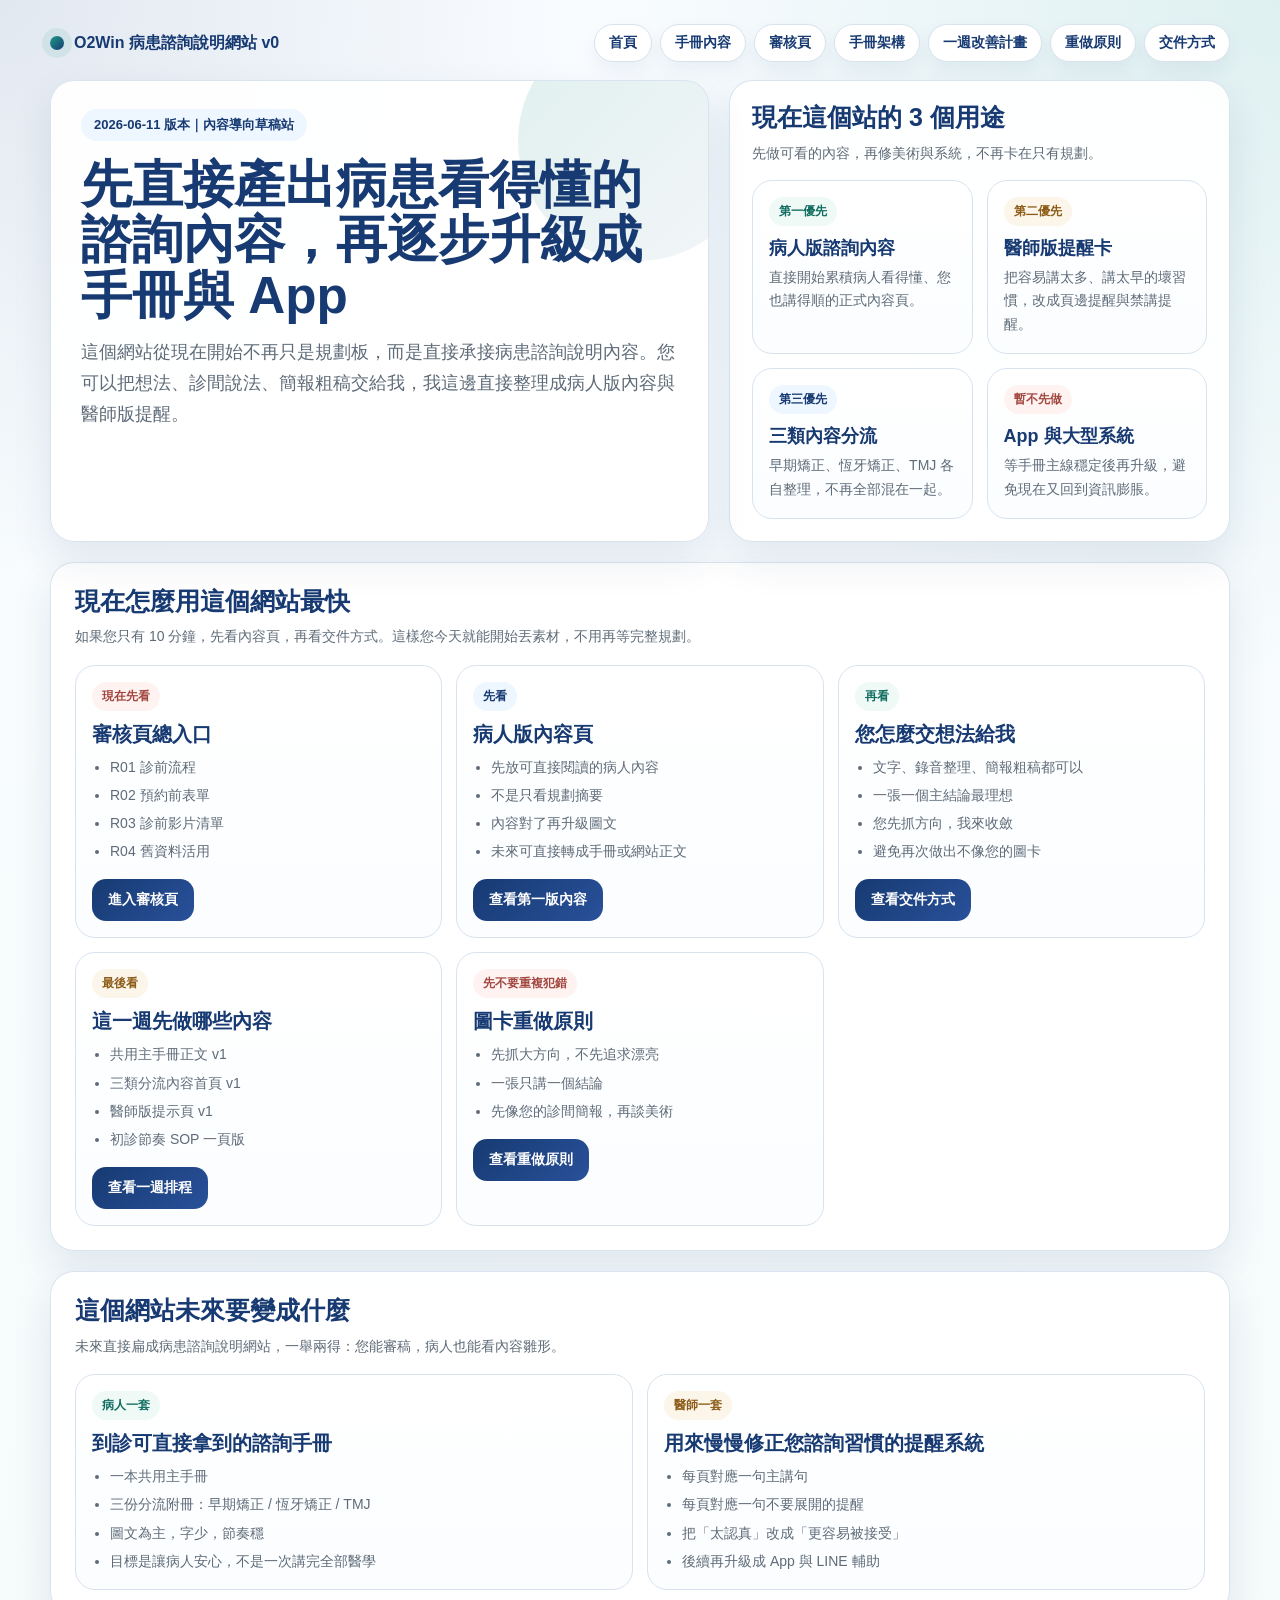
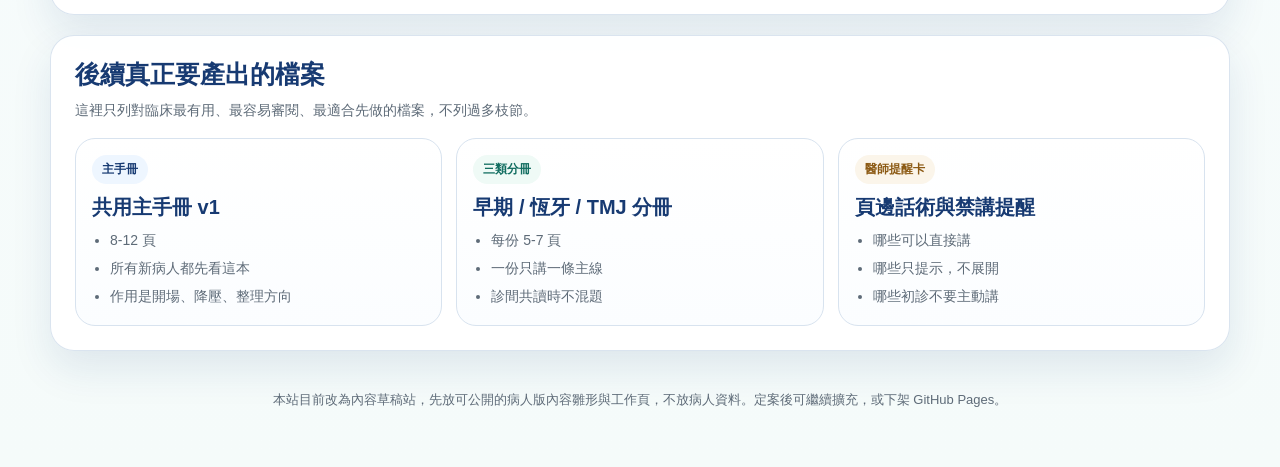
<file: index.html>
<!doctype html>
<html lang="zh-Hant">
<head>
  <meta charset="utf-8">
  <meta name="viewport" content="width=device-width, initial-scale=1">
  <title>O2Win 病患諮詢說明網站 v0</title>
  <link rel="stylesheet" href="site.css">
</head>
<body>
  <div class="shell">
    <div class="topbar">
      <div class="brand"><span class="brand-dot"></span>O2Win 病患諮詢說明網站 v0</div>
      <div class="topnav">
        <a href="index.html">首頁</a>
        <a href="patient-handbook.html">手冊內容</a>
        <a href="review-hub.html">審核頁</a>
        <a href="architecture.html">手冊架構</a>
        <a href="week-plan.html">一週改善計畫</a>
        <a href="redesign-guide.html">重做原則</a>
        <a href="handoff-guide.html">交件方式</a>
      </div>
    </div>

    <section class="hero">
      <div class="panel hero-main">
        <div class="eyebrow">2026-06-11 版本｜內容導向草稿站</div>
        <h1>先直接產出病患看得懂的諮詢內容，再逐步升級成手冊與 App</h1>
        <p>這個網站從現在開始不再只是規劃板，而是直接承接病患諮詢說明內容。您可以把想法、診間說法、簡報粗稿交給我，我這邊直接整理成病人版內容與醫師版提醒。</p>
      </div>
      <div class="panel hero-side">
        <div>
          <h2>現在這個站的 3 個用途</h2>
          <p class="small">先做可看的內容，再修美術與系統，不再卡在只有規劃。</p>
        </div>
        <div class="status-grid">
          <div class="status-card">
            <span class="label label-green">第一優先</span>
            <strong>病人版諮詢內容</strong>
            <p class="small">直接開始累積病人看得懂、您也講得順的正式內容頁。</p>
          </div>
          <div class="status-card">
            <span class="label label-gold">第二優先</span>
            <strong>醫師版提醒卡</strong>
            <p class="small">把容易講太多、講太早的壞習慣，改成頁邊提醒與禁講提醒。</p>
          </div>
          <div class="status-card">
            <span class="label label-blue">第三優先</span>
            <strong>三類內容分流</strong>
            <p class="small">早期矯正、恆牙矯正、TMJ 各自整理，不再全部混在一起。</p>
          </div>
          <div class="status-card">
            <span class="label label-rose">暫不先做</span>
            <strong>App 與大型系統</strong>
            <p class="small">等手冊主線穩定後再升級，避免現在又回到資訊膨脹。</p>
          </div>
        </div>
      </div>
    </section>

    <section class="panel section">
      <div class="section-head">
        <div>
          <h2>現在怎麼用這個網站最快</h2>
          <p class="small">如果您只有 10 分鐘，先看內容頁，再看交件方式。這樣您今天就能開始丟素材，不用再等完整規劃。</p>
        </div>
      </div>
      <div class="card-grid">
        <article class="card">
          <span class="label label-rose">現在先看</span>
          <h3>審核頁總入口</h3>
          <ul>
            <li>R01 診前流程</li>
            <li>R02 預約前表單</li>
            <li>R03 診前影片清單</li>
            <li>R04 舊資料活用</li>
          </ul>
          <div class="cta">
            <a class="btn btn-primary" href="review-hub.html">進入審核頁</a>
          </div>
        </article>
        <article class="card">
          <span class="label label-blue">先看</span>
          <h3>病人版內容頁</h3>
          <ul>
            <li>先放可直接閱讀的病人內容</li>
            <li>不是只看規劃摘要</li>
            <li>內容對了再升級圖文</li>
            <li>未來可直接轉成手冊或網站正文</li>
          </ul>
          <div class="cta">
            <a class="btn btn-primary" href="patient-handbook.html">查看第一版內容</a>
          </div>
        </article>
        <article class="card">
          <span class="label label-green">再看</span>
          <h3>您怎麼交想法給我</h3>
          <ul>
            <li>文字、錄音整理、簡報粗稿都可以</li>
            <li>一張一個主結論最理想</li>
            <li>您先抓方向，我來收斂</li>
            <li>避免再次做出不像您的圖卡</li>
          </ul>
          <div class="cta">
            <a class="btn btn-primary" href="handoff-guide.html">查看交件方式</a>
          </div>
        </article>
        <article class="card">
          <span class="label label-gold">最後看</span>
          <h3>這一週先做哪些內容</h3>
          <ul>
            <li>共用主手冊正文 v1</li>
            <li>三類分流內容首頁 v1</li>
            <li>醫師版提示頁 v1</li>
            <li>初診節奏 SOP 一頁版</li>
          </ul>
          <div class="cta">
            <a class="btn btn-primary" href="week-plan.html">查看一週排程</a>
          </div>
        </article>
        <article class="card">
          <span class="label label-rose">先不要重複犯錯</span>
          <h3>圖卡重做原則</h3>
          <ul>
            <li>先抓大方向，不先追求漂亮</li>
            <li>一張只講一個結論</li>
            <li>先像您的診間簡報，再談美術</li>
          </ul>
          <div class="cta">
            <a class="btn btn-primary" href="redesign-guide.html">查看重做原則</a>
          </div>
        </article>
      </div>
    </section>

    <section class="panel section">
      <div class="section-head">
        <div>
          <h2>這個網站未來要變成什麼</h2>
          <p class="small">未來直接扁成病患諮詢說明網站，一舉兩得：您能審稿，病人也能看內容雛形。</p>
        </div>
      </div>
      <div class="mini-grid">
        <article class="mini-card">
          <span class="label label-green">病人一套</span>
          <h3>到診可直接拿到的諮詢手冊</h3>
          <ul>
            <li>一本共用主手冊</li>
            <li>三份分流附冊：早期矯正 / 恆牙矯正 / TMJ</li>
            <li>圖文為主，字少，節奏穩</li>
            <li>目標是讓病人安心，不是一次講完全部醫學</li>
          </ul>
        </article>
        <article class="mini-card">
          <span class="label label-gold">醫師一套</span>
          <h3>用來慢慢修正您諮詢習慣的提醒系統</h3>
          <ul>
            <li>每頁對應一句主講句</li>
            <li>每頁對應一句不要展開的提醒</li>
            <li>把「太認真」改成「更容易被接受」</li>
            <li>後續再升級成 App 與 LINE 輔助</li>
          </ul>
        </article>
      </div>
    </section>

    <section class="panel section">
      <div class="section-head">
        <div>
          <h2>後續真正要產出的檔案</h2>
          <p class="small">這裡只列對臨床最有用、最容易審閱、最適合先做的檔案，不列過多枝節。</p>
        </div>
      </div>
      <div class="card-grid">
        <article class="card">
          <span class="label label-blue">主手冊</span>
          <h3>共用主手冊 v1</h3>
          <ul>
            <li>8-12 頁</li>
            <li>所有新病人都先看這本</li>
            <li>作用是開場、降壓、整理方向</li>
          </ul>
        </article>
        <article class="card">
          <span class="label label-green">三類分冊</span>
          <h3>早期 / 恆牙 / TMJ 分冊</h3>
          <ul>
            <li>每份 5-7 頁</li>
            <li>一份只講一條主線</li>
            <li>診間共讀時不混題</li>
          </ul>
        </article>
        <article class="card">
          <span class="label label-gold">醫師提醒卡</span>
          <h3>頁邊話術與禁講提醒</h3>
          <ul>
            <li>哪些可以直接講</li>
            <li>哪些只提示，不展開</li>
            <li>哪些初診不要主動講</li>
          </ul>
        </article>
      </div>
    </section>

    <div class="footer">
      本站目前改為內容草稿站，先放可公開的病人版內容雛形與工作頁，不放病人資料。定案後可繼續擴充，或下架 GitHub Pages。
    </div>
  </div>
</body>
</html>
</file>
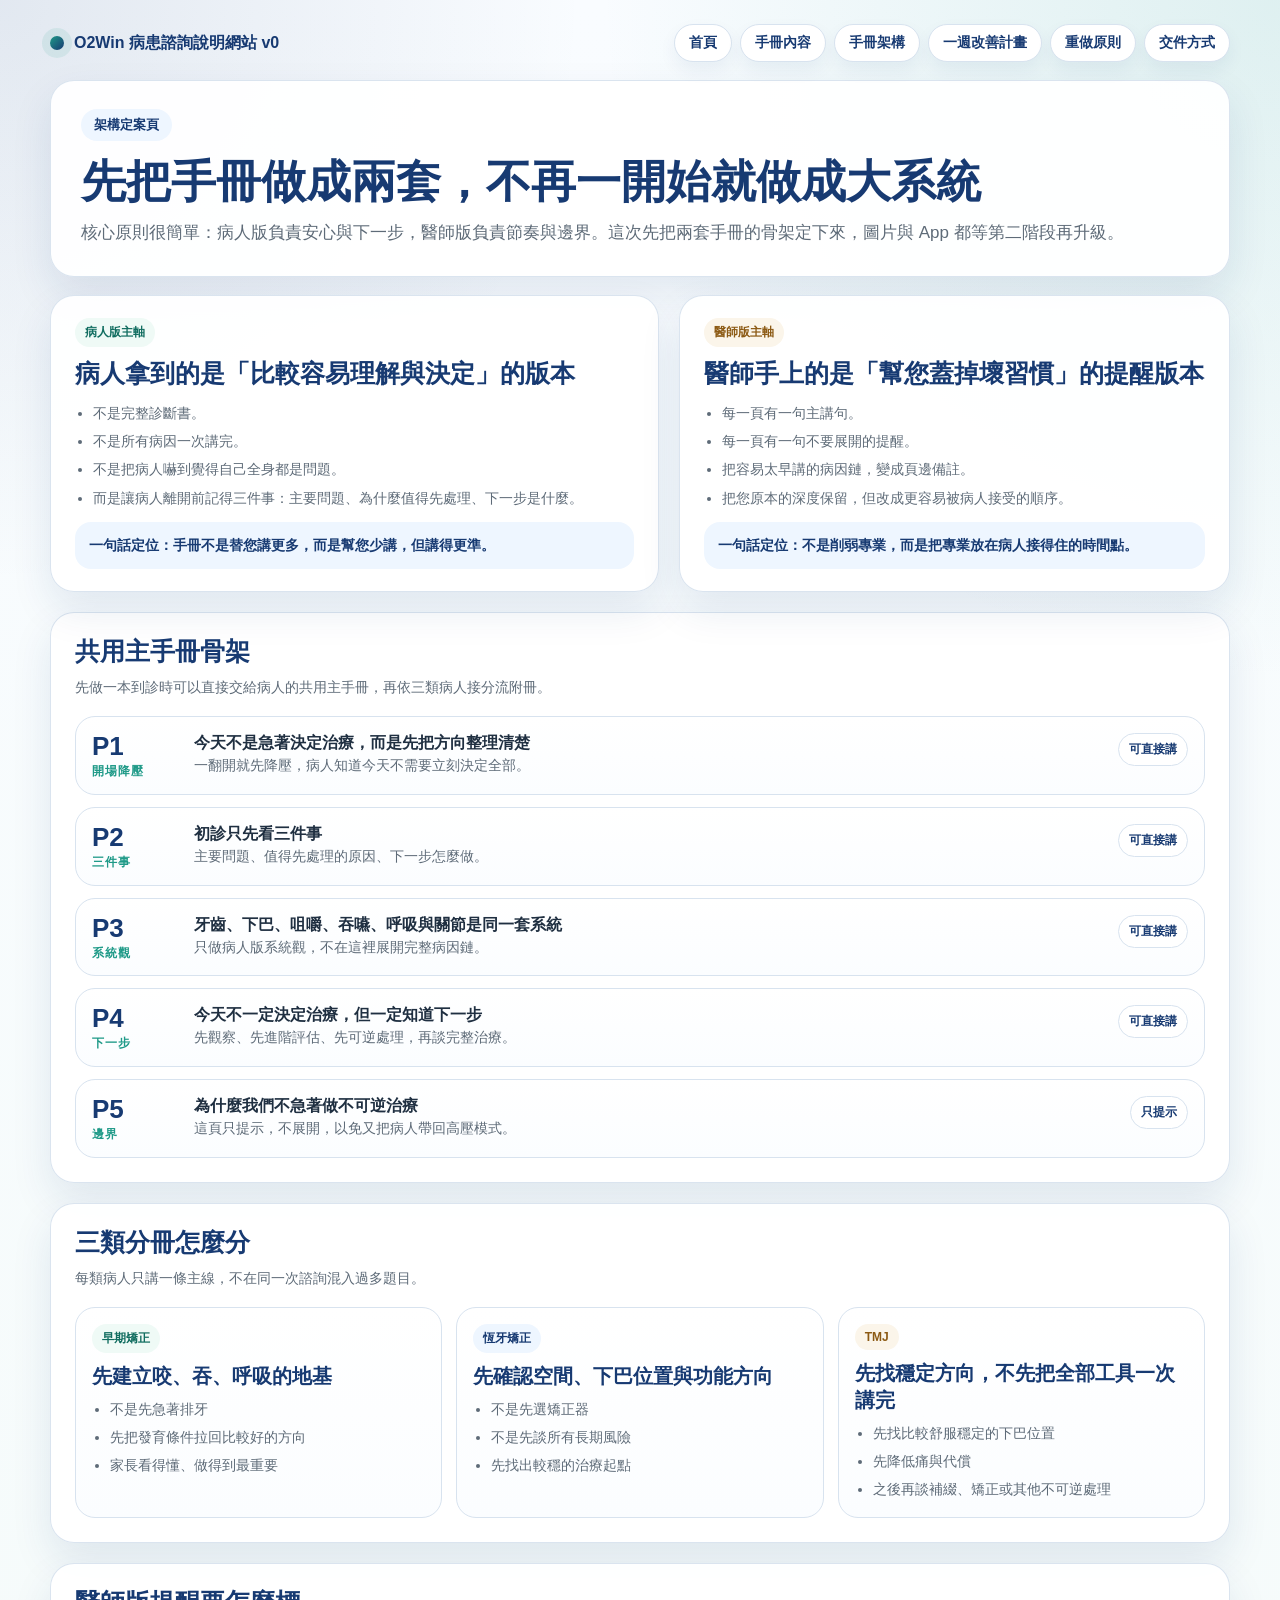
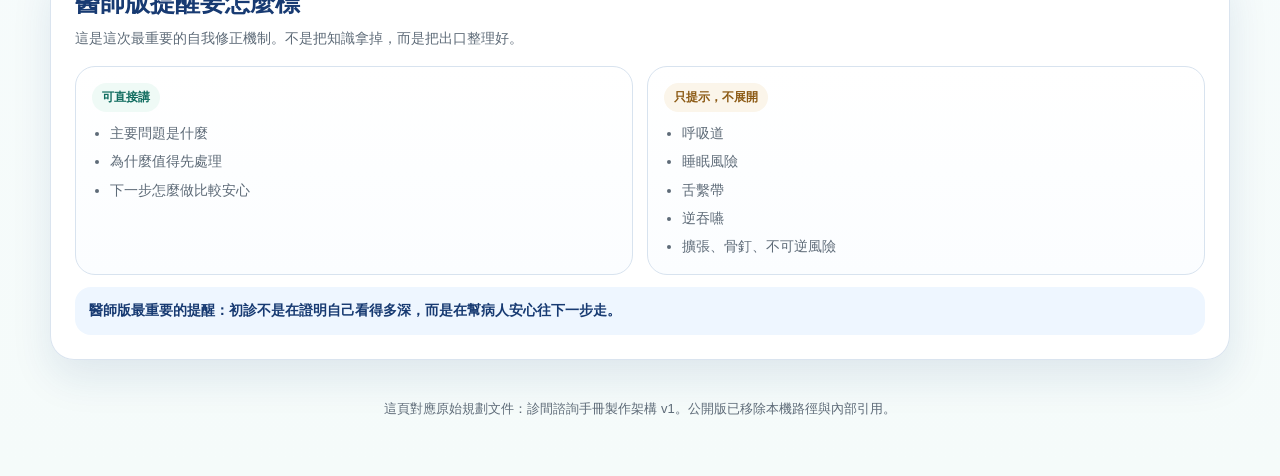
<file: architecture.html>
<!doctype html>
<html lang="zh-Hant">
<head>
  <meta charset="utf-8">
  <meta name="viewport" content="width=device-width, initial-scale=1">
  <title>O2Win 手冊架構｜病患諮詢說明網站</title>
  <link rel="stylesheet" href="site.css">
</head>
<body>
  <div class="shell">
    <div class="topbar">
      <div class="brand"><span class="brand-dot"></span>O2Win 病患諮詢說明網站 v0</div>
      <div class="topnav">
        <a href="index.html">首頁</a>
        <a href="patient-handbook.html">手冊內容</a>
        <a href="architecture.html">手冊架構</a>
        <a href="week-plan.html">一週改善計畫</a>
        <a href="redesign-guide.html">重做原則</a>
        <a href="handoff-guide.html">交件方式</a>
      </div>
    </div>

    <section class="panel page-head">
      <div class="eyebrow">架構定案頁</div>
      <h1>先把手冊做成兩套，不再一開始就做成大系統</h1>
      <p>核心原則很簡單：病人版負責安心與下一步，醫師版負責節奏與邊界。這次先把兩套手冊的骨架定下來，圖片與 App 都等第二階段再升級。</p>
    </section>

    <section class="two-col">
      <article class="panel text-block" id="patient-track">
        <span class="label label-green">病人版主軸</span>
        <h2>病人拿到的是「比較容易理解與決定」的版本</h2>
        <ul>
          <li>不是完整診斷書。</li>
          <li>不是所有病因一次講完。</li>
          <li>不是把病人嚇到覺得自己全身都是問題。</li>
          <li>而是讓病人離開前記得三件事：主要問題、為什麼值得先處理、下一步是什麼。</li>
        </ul>
        <div class="note">一句話定位：手冊不是替您講更多，而是幫您少講，但講得更準。</div>
      </article>
      <article class="panel text-block" id="doctor-track">
        <span class="label label-gold">醫師版主軸</span>
        <h2>醫師手上的是「幫您蓋掉壞習慣」的提醒版本</h2>
        <ul>
          <li>每一頁有一句主講句。</li>
          <li>每一頁有一句不要展開的提醒。</li>
          <li>把容易太早講的病因鏈，變成頁邊備註。</li>
          <li>把您原本的深度保留，但改成更容易被病人接受的順序。</li>
        </ul>
        <div class="note">一句話定位：不是削弱專業，而是把專業放在病人接得住的時間點。</div>
      </article>
    </section>

    <section class="panel section">
      <div class="section-head">
        <div>
          <h2>共用主手冊骨架</h2>
          <p class="small">先做一本到診時可以直接交給病人的共用主手冊，再依三類病人接分流附冊。</p>
        </div>
      </div>
      <div class="timeline">
        <div class="timeline-row">
          <div class="day">P1<span>開場降壓</span></div>
          <div>
            <strong>今天不是急著決定治療，而是先把方向整理清楚</strong>
            <p class="small">一翻開就先降壓，病人知道今天不需要立刻決定全部。</p>
          </div>
          <div class="kpi"><span class="chip">可直接講</span></div>
        </div>
        <div class="timeline-row">
          <div class="day">P2<span>三件事</span></div>
          <div>
            <strong>初診只先看三件事</strong>
            <p class="small">主要問題、值得先處理的原因、下一步怎麼做。</p>
          </div>
          <div class="kpi"><span class="chip">可直接講</span></div>
        </div>
        <div class="timeline-row">
          <div class="day">P3<span>系統觀</span></div>
          <div>
            <strong>牙齒、下巴、咀嚼、吞嚥、呼吸與關節是同一套系統</strong>
            <p class="small">只做病人版系統觀，不在這裡展開完整病因鏈。</p>
          </div>
          <div class="kpi"><span class="chip">可直接講</span></div>
        </div>
        <div class="timeline-row">
          <div class="day">P4<span>下一步</span></div>
          <div>
            <strong>今天不一定決定治療，但一定知道下一步</strong>
            <p class="small">先觀察、先進階評估、先可逆處理，再談完整治療。</p>
          </div>
          <div class="kpi"><span class="chip">可直接講</span></div>
        </div>
        <div class="timeline-row">
          <div class="day">P5<span>邊界</span></div>
          <div>
            <strong>為什麼我們不急著做不可逆治療</strong>
            <p class="small">這頁只提示，不展開，以免又把病人帶回高壓模式。</p>
          </div>
          <div class="kpi"><span class="chip">只提示</span></div>
        </div>
      </div>
    </section>

    <section class="panel section">
      <div class="section-head">
        <div>
          <h2>三類分冊怎麼分</h2>
          <p class="small">每類病人只講一條主線，不在同一次諮詢混入過多題目。</p>
        </div>
      </div>
      <div class="card-grid">
        <article class="card">
          <span class="label label-green">早期矯正</span>
          <h3>先建立咬、吞、呼吸的地基</h3>
          <ul>
            <li>不是先急著排牙</li>
            <li>先把發育條件拉回比較好的方向</li>
            <li>家長看得懂、做得到最重要</li>
          </ul>
        </article>
        <article class="card">
          <span class="label label-blue">恆牙矯正</span>
          <h3>先確認空間、下巴位置與功能方向</h3>
          <ul>
            <li>不是先選矯正器</li>
            <li>不是先談所有長期風險</li>
            <li>先找出較穩的治療起點</li>
          </ul>
        </article>
        <article class="card">
          <span class="label label-gold">TMJ</span>
          <h3>先找穩定方向，不先把全部工具一次講完</h3>
          <ul>
            <li>先找比較舒服穩定的下巴位置</li>
            <li>先降低痛與代償</li>
            <li>之後再談補綴、矯正或其他不可逆處理</li>
          </ul>
        </article>
      </div>
    </section>

    <section class="panel section">
      <div class="section-head">
        <div>
          <h2>醫師版提醒要怎麼標</h2>
          <p class="small">這是這次最重要的自我修正機制。不是把知識拿掉，而是把出口整理好。</p>
        </div>
      </div>
      <div class="mini-grid">
        <article class="mini-card">
          <span class="label label-green">可直接講</span>
          <ul>
            <li>主要問題是什麼</li>
            <li>為什麼值得先處理</li>
            <li>下一步怎麼做比較安心</li>
          </ul>
        </article>
        <article class="mini-card">
          <span class="label label-gold">只提示，不展開</span>
          <ul>
            <li>呼吸道</li>
            <li>睡眠風險</li>
            <li>舌繫帶</li>
            <li>逆吞嚥</li>
            <li>擴張、骨釘、不可逆風險</li>
          </ul>
        </article>
      </div>
      <div class="note">醫師版最重要的提醒：初診不是在證明自己看得多深，而是在幫病人安心往下一步走。</div>
    </section>

    <div class="footer">
      這頁對應原始規劃文件：診間諮詢手冊製作架構 v1。公開版已移除本機路徑與內部引用。
    </div>
  </div>
</body>
</html>
</file>
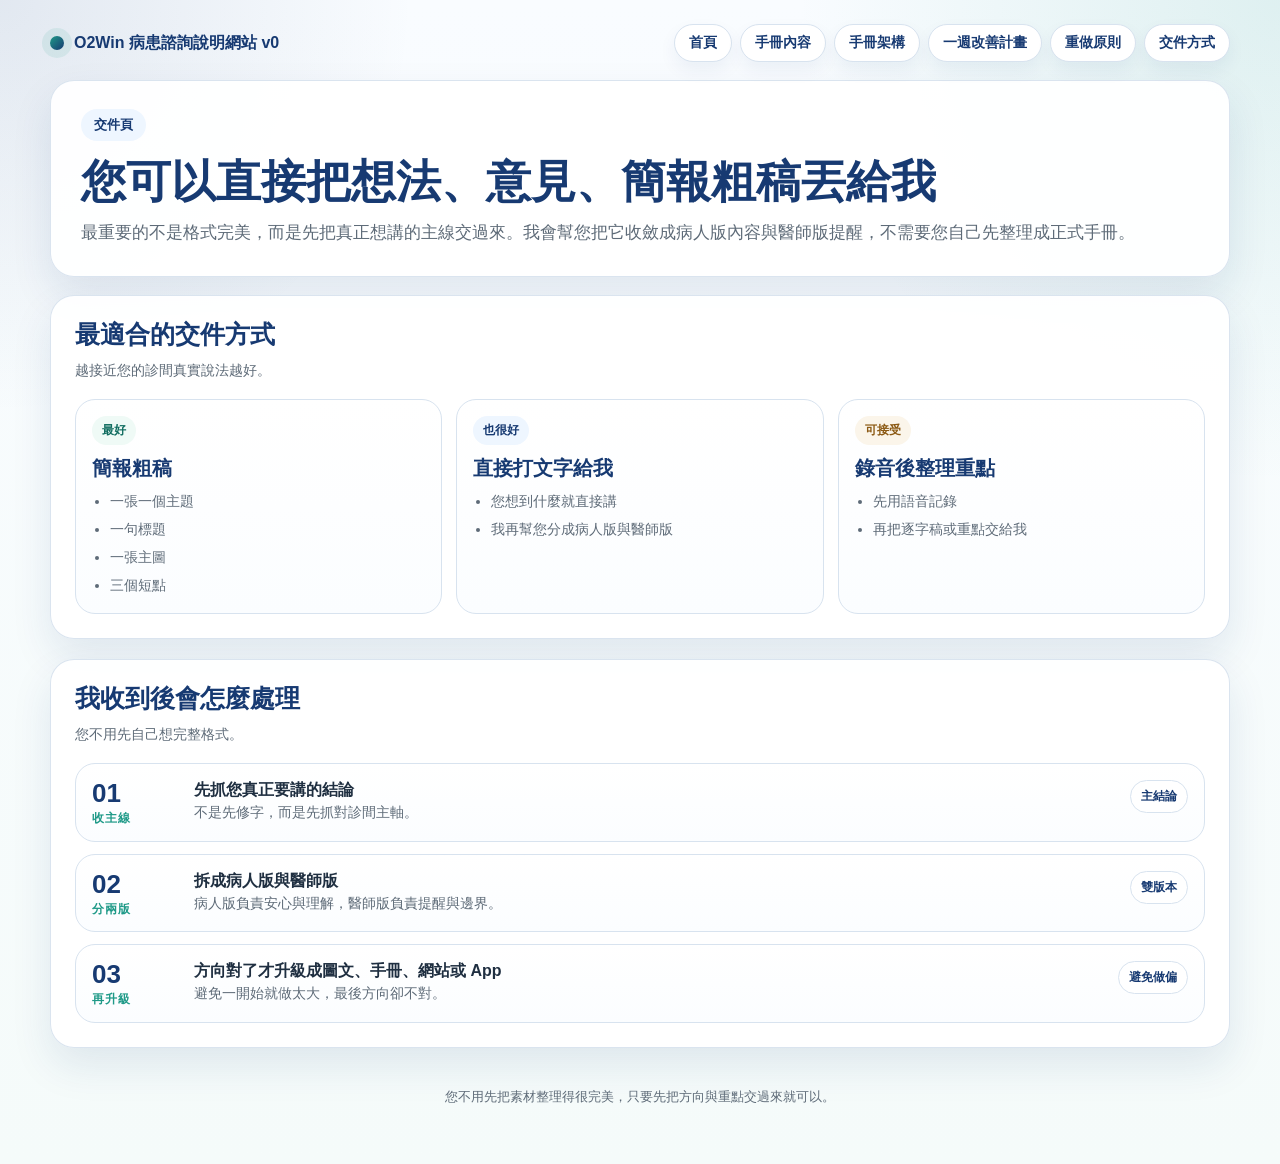
<file: handoff-guide.html>
<!doctype html>
<html lang="zh-Hant">
<head>
  <meta charset="utf-8">
  <meta name="viewport" content="width=device-width, initial-scale=1">
  <title>O2Win 素材交件方式</title>
  <link rel="stylesheet" href="site.css">
</head>
<body>
  <div class="shell">
    <div class="topbar">
      <div class="brand"><span class="brand-dot"></span>O2Win 病患諮詢說明網站 v0</div>
      <div class="topnav">
        <a href="index.html">首頁</a>
        <a href="patient-handbook.html">手冊內容</a>
        <a href="architecture.html">手冊架構</a>
        <a href="week-plan.html">一週改善計畫</a>
        <a href="redesign-guide.html">重做原則</a>
        <a href="handoff-guide.html">交件方式</a>
      </div>
    </div>

    <section class="panel page-head">
      <div class="eyebrow">交件頁</div>
      <h1>您可以直接把想法、意見、簡報粗稿丟給我</h1>
      <p>最重要的不是格式完美，而是先把真正想講的主線交過來。我會幫您把它收斂成病人版內容與醫師版提醒，不需要您自己先整理成正式手冊。</p>
    </section>

    <section class="panel section">
      <div class="section-head">
        <div>
          <h2>最適合的交件方式</h2>
          <p class="small">越接近您的診間真實說法越好。</p>
        </div>
      </div>
      <div class="card-grid">
        <article class="card">
          <span class="label label-green">最好</span>
          <h3>簡報粗稿</h3>
          <ul>
            <li>一張一個主題</li>
            <li>一句標題</li>
            <li>一張主圖</li>
            <li>三個短點</li>
          </ul>
        </article>
        <article class="card">
          <span class="label label-blue">也很好</span>
          <h3>直接打文字給我</h3>
          <ul>
            <li>您想到什麼就直接講</li>
            <li>我再幫您分成病人版與醫師版</li>
          </ul>
        </article>
        <article class="card">
          <span class="label label-gold">可接受</span>
          <h3>錄音後整理重點</h3>
          <ul>
            <li>先用語音記錄</li>
            <li>再把逐字稿或重點交給我</li>
          </ul>
        </article>
      </div>
    </section>

    <section class="panel section">
      <div class="section-head">
        <div>
          <h2>我收到後會怎麼處理</h2>
          <p class="small">您不用先自己想完整格式。</p>
        </div>
      </div>
      <div class="timeline">
        <div class="timeline-row">
          <div class="day">01<span>收主線</span></div>
          <div>
            <strong>先抓您真正要講的結論</strong>
            <p class="small">不是先修字，而是先抓對診間主軸。</p>
          </div>
          <div class="kpi"><span class="chip">主結論</span></div>
        </div>
        <div class="timeline-row">
          <div class="day">02<span>分兩版</span></div>
          <div>
            <strong>拆成病人版與醫師版</strong>
            <p class="small">病人版負責安心與理解，醫師版負責提醒與邊界。</p>
          </div>
          <div class="kpi"><span class="chip">雙版本</span></div>
        </div>
        <div class="timeline-row">
          <div class="day">03<span>再升級</span></div>
          <div>
            <strong>方向對了才升級成圖文、手冊、網站或 App</strong>
            <p class="small">避免一開始就做太大，最後方向卻不對。</p>
          </div>
          <div class="kpi"><span class="chip">避免做偏</span></div>
        </div>
      </div>
    </section>

    <div class="footer">
      您不用先把素材整理得很完美，只要先把方向與重點交過來就可以。
    </div>
  </div>
</body>
</html>
</file>
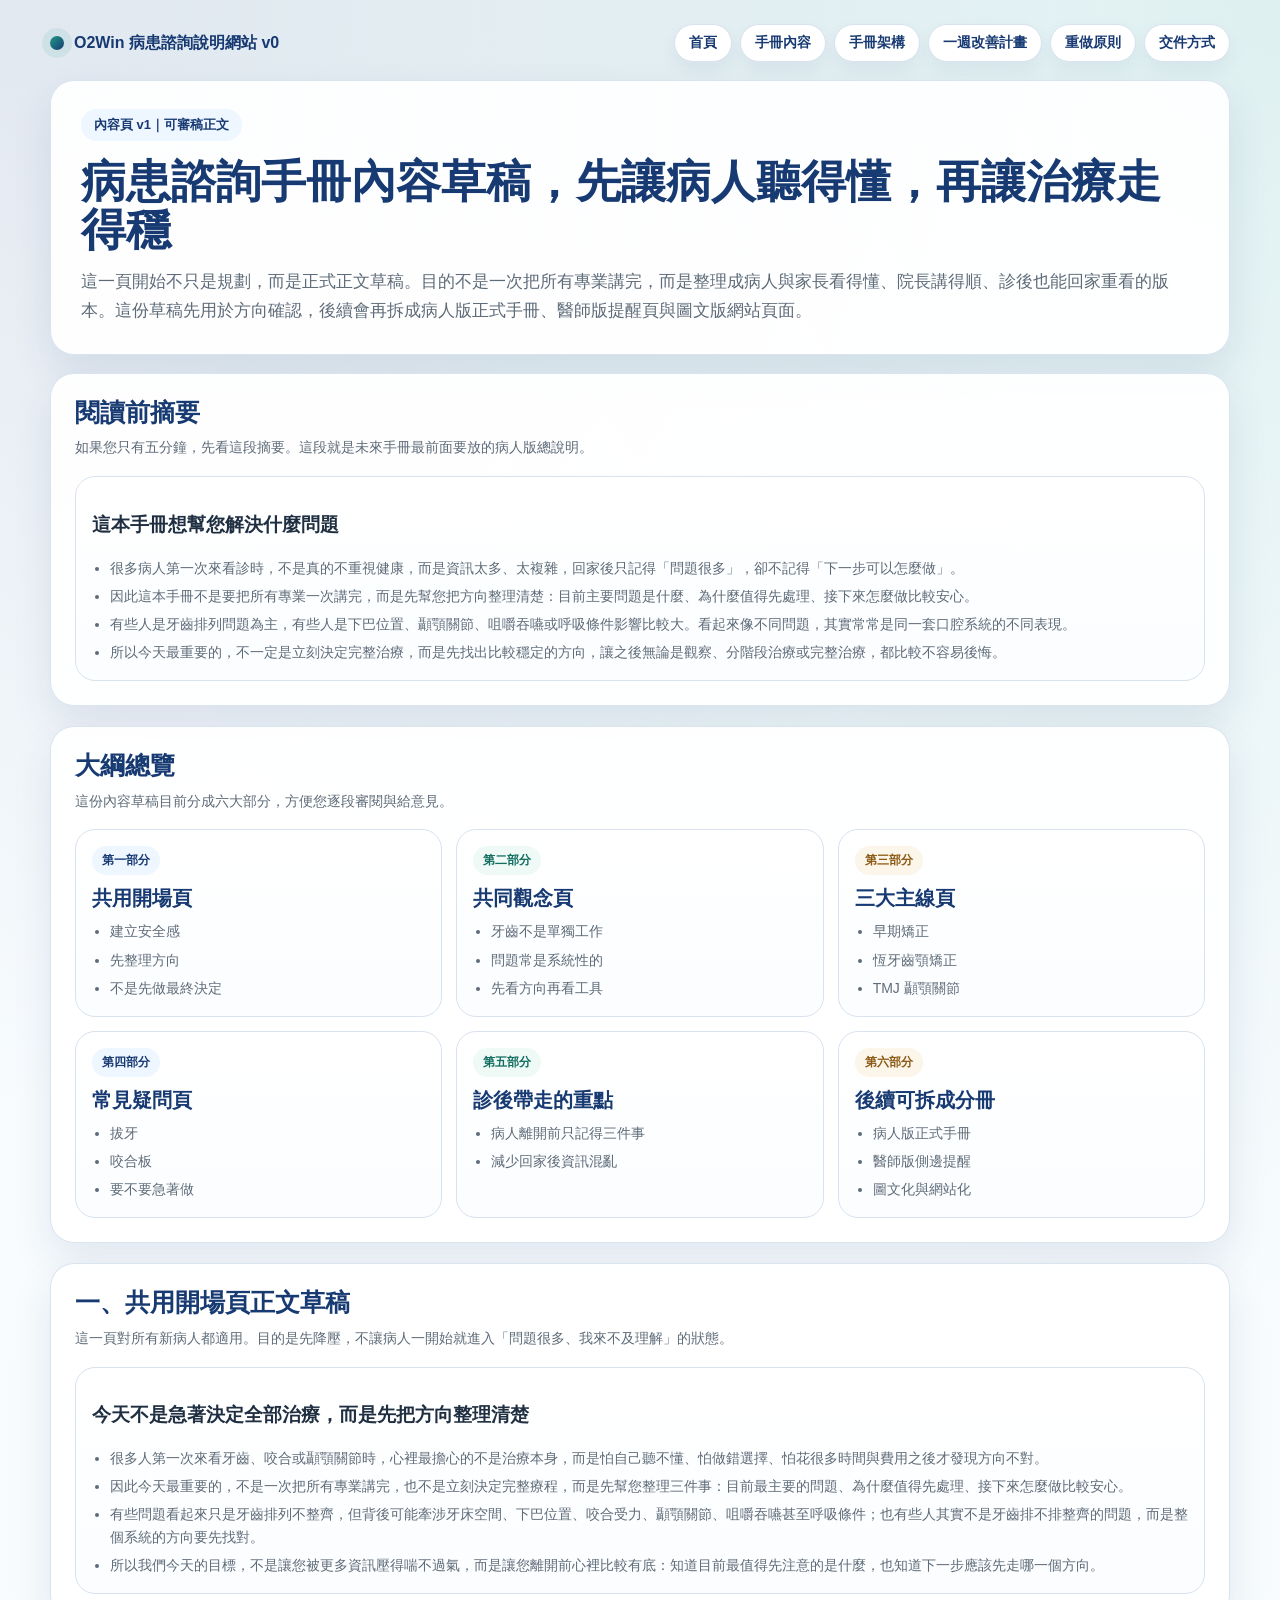
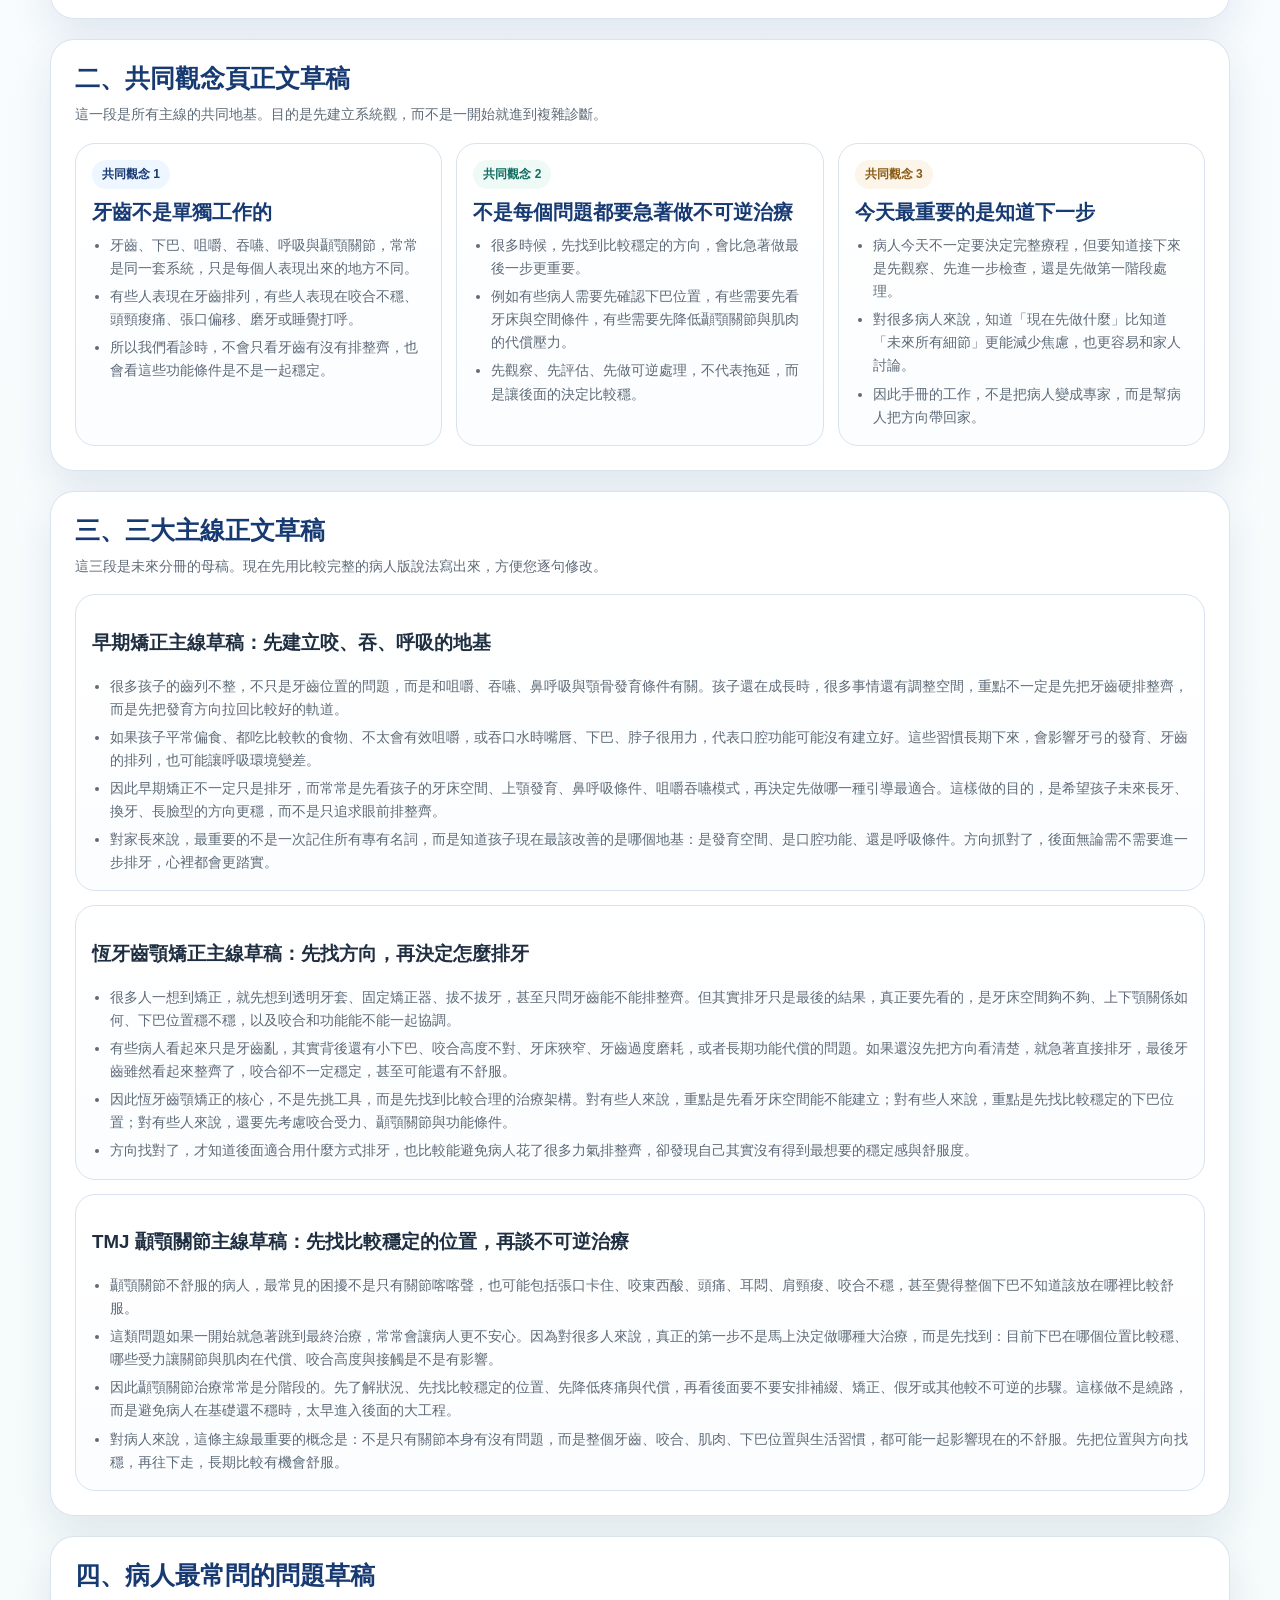
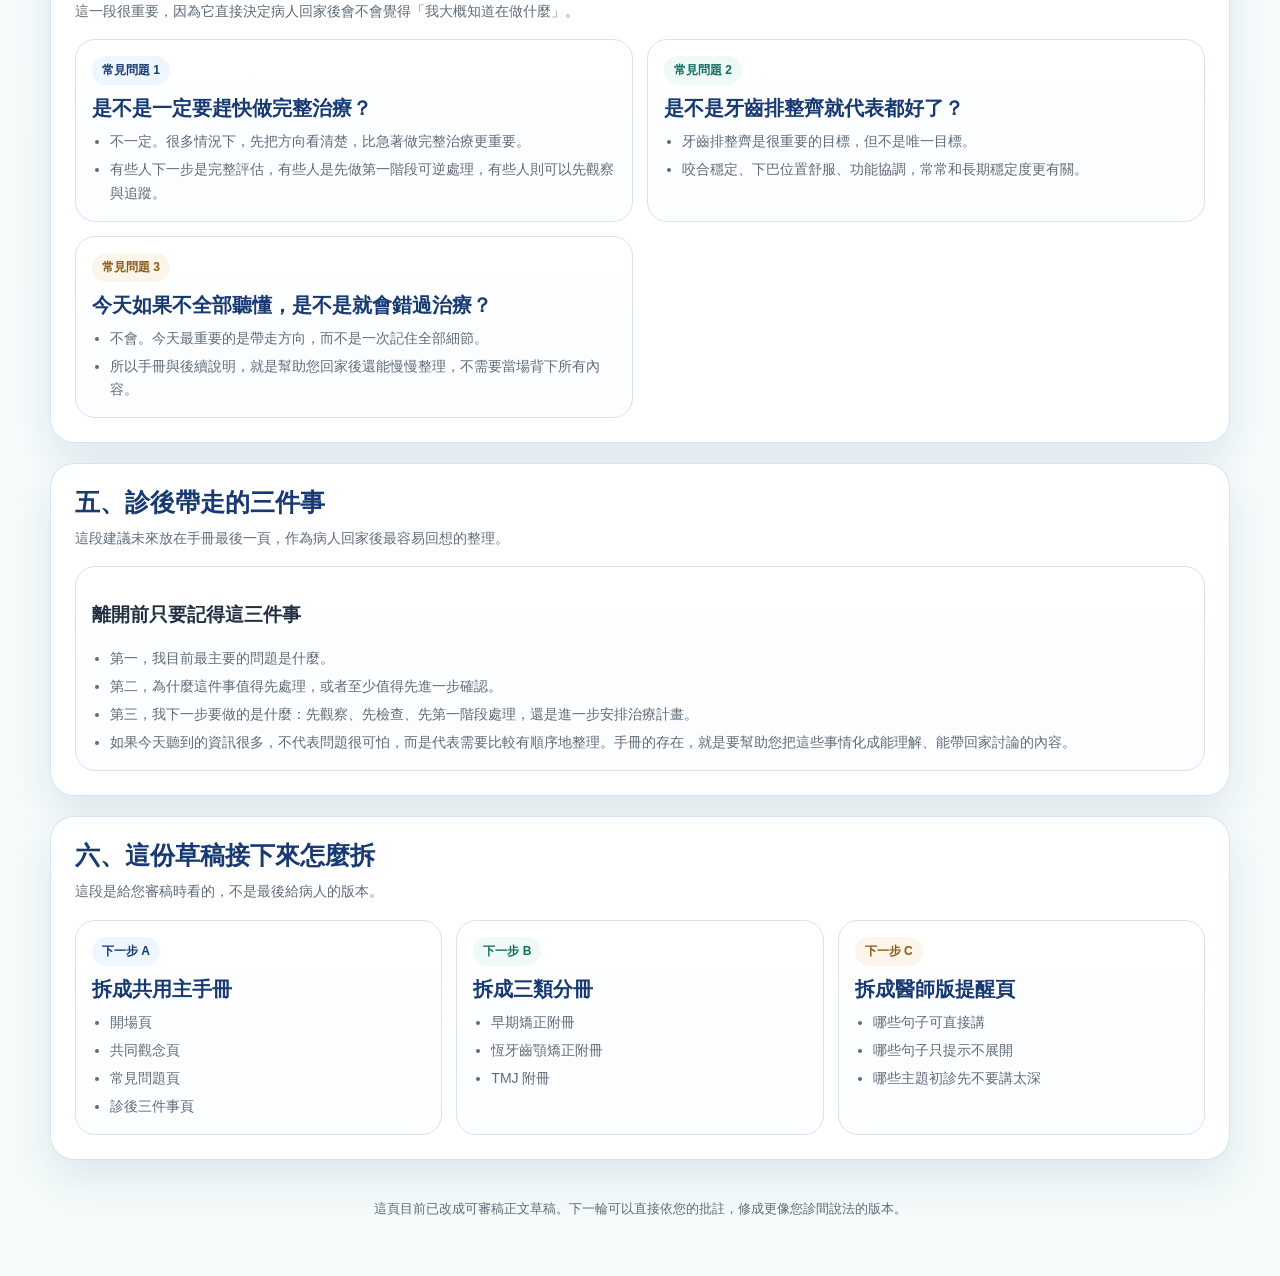
<file: patient-handbook.html>
<!doctype html>
<html lang="zh-Hant">
<head>
  <meta charset="utf-8">
  <meta name="viewport" content="width=device-width, initial-scale=1">
  <title>O2Win 病患諮詢手冊內容 v1</title>
  <link rel="stylesheet" href="site.css">
</head>
<body>
  <div class="shell">
    <div class="topbar">
      <div class="brand"><span class="brand-dot"></span>O2Win 病患諮詢說明網站 v0</div>
      <div class="topnav">
        <a href="index.html">首頁</a>
        <a href="patient-handbook.html">手冊內容</a>
        <a href="architecture.html">手冊架構</a>
        <a href="week-plan.html">一週改善計畫</a>
        <a href="redesign-guide.html">重做原則</a>
        <a href="handoff-guide.html">交件方式</a>
      </div>
    </div>

    <section class="panel page-head">
      <div class="eyebrow">內容頁 v1｜可審稿正文</div>
      <h1>病患諮詢手冊內容草稿，先讓病人聽得懂，再讓治療走得穩</h1>
      <p>這一頁開始不只是規劃，而是正式正文草稿。目的不是一次把所有專業講完，而是整理成病人與家長看得懂、院長講得順、診後也能回家重看的版本。這份草稿先用於方向確認，後續會再拆成病人版正式手冊、醫師版提醒頁與圖文版網站頁面。</p>
    </section>

    <section class="panel section">
      <div class="section-head">
        <div>
          <h2>閱讀前摘要</h2>
          <p class="small">如果您只有五分鐘，先看這段摘要。這段就是未來手冊最前面要放的病人版總說明。</p>
        </div>
      </div>
      <div class="review-box">
        <h3>這本手冊想幫您解決什麼問題</h3>
        <ul>
          <li>很多病人第一次來看診時，不是真的不重視健康，而是資訊太多、太複雜，回家後只記得「問題很多」，卻不記得「下一步可以怎麼做」。</li>
          <li>因此這本手冊不是要把所有專業一次講完，而是先幫您把方向整理清楚：目前主要問題是什麼、為什麼值得先處理、接下來怎麼做比較安心。</li>
          <li>有些人是牙齒排列問題為主，有些人是下巴位置、顳顎關節、咀嚼吞嚥或呼吸條件影響比較大。看起來像不同問題，其實常常是同一套口腔系統的不同表現。</li>
          <li>所以今天最重要的，不一定是立刻決定完整治療，而是先找出比較穩定的方向，讓之後無論是觀察、分階段治療或完整治療，都比較不容易後悔。</li>
        </ul>
      </div>
    </section>

    <section class="panel section">
      <div class="section-head">
        <div>
          <h2>大綱總覽</h2>
          <p class="small">這份內容草稿目前分成六大部分，方便您逐段審閱與給意見。</p>
        </div>
      </div>
      <div class="card-grid">
        <article class="card">
          <span class="label label-blue">第一部分</span>
          <h3>共用開場頁</h3>
          <ul>
            <li>建立安全感</li>
            <li>先整理方向</li>
            <li>不是先做最終決定</li>
          </ul>
        </article>
        <article class="card">
          <span class="label label-green">第二部分</span>
          <h3>共同觀念頁</h3>
          <ul>
            <li>牙齒不是單獨工作</li>
            <li>問題常是系統性的</li>
            <li>先看方向再看工具</li>
          </ul>
        </article>
        <article class="card">
          <span class="label label-gold">第三部分</span>
          <h3>三大主線頁</h3>
          <ul>
            <li>早期矯正</li>
            <li>恆牙齒顎矯正</li>
            <li>TMJ 顳顎關節</li>
          </ul>
        </article>
        <article class="card">
          <span class="label label-blue">第四部分</span>
          <h3>常見疑問頁</h3>
          <ul>
            <li>拔牙</li>
            <li>咬合板</li>
            <li>要不要急著做</li>
          </ul>
        </article>
        <article class="card">
          <span class="label label-green">第五部分</span>
          <h3>診後帶走的重點</h3>
          <ul>
            <li>病人離開前只記得三件事</li>
            <li>減少回家後資訊混亂</li>
          </ul>
        </article>
        <article class="card">
          <span class="label label-gold">第六部分</span>
          <h3>後續可拆成分冊</h3>
          <ul>
            <li>病人版正式手冊</li>
            <li>醫師版側邊提醒</li>
            <li>圖文化與網站化</li>
          </ul>
        </article>
      </div>
    </section>

    <section class="panel section">
      <div class="section-head">
        <div>
          <h2>一、共用開場頁正文草稿</h2>
          <p class="small">這一頁對所有新病人都適用。目的是先降壓，不讓病人一開始就進入「問題很多、我來不及理解」的狀態。</p>
        </div>
      </div>
      <div class="review-box">
        <h3>今天不是急著決定全部治療，而是先把方向整理清楚</h3>
        <ul>
          <li>很多人第一次來看牙齒、咬合或顳顎關節時，心裡最擔心的不是治療本身，而是怕自己聽不懂、怕做錯選擇、怕花很多時間與費用之後才發現方向不對。</li>
          <li>因此今天最重要的，不是一次把所有專業講完，也不是立刻決定完整療程，而是先幫您整理三件事：目前最主要的問題、為什麼值得先處理、接下來怎麼做比較安心。</li>
          <li>有些問題看起來只是牙齒排列不整齊，但背後可能牽涉牙床空間、下巴位置、咬合受力、顳顎關節、咀嚼吞嚥甚至呼吸條件；也有些人其實不是牙齒排不排整齊的問題，而是整個系統的方向要先找對。</li>
          <li>所以我們今天的目標，不是讓您被更多資訊壓得喘不過氣，而是讓您離開前心裡比較有底：知道目前最值得先注意的是什麼，也知道下一步應該先走哪一個方向。</li>
        </ul>
      </div>
    </section>

    <section class="panel section">
      <div class="section-head">
        <div>
          <h2>二、共同觀念頁正文草稿</h2>
          <p class="small">這一段是所有主線的共同地基。目的是先建立系統觀，而不是一開始就進到複雜診斷。</p>
        </div>
      </div>
      <div class="card-grid">
        <article class="card">
          <span class="label label-blue">共同觀念 1</span>
          <h3>牙齒不是單獨工作的</h3>
          <ul>
            <li>牙齒、下巴、咀嚼、吞嚥、呼吸與顳顎關節，常常是同一套系統，只是每個人表現出來的地方不同。</li>
            <li>有些人表現在牙齒排列，有些人表現在咬合不穩、頭頸痠痛、張口偏移、磨牙或睡覺打呼。</li>
            <li>所以我們看診時，不會只看牙齒有沒有排整齊，也會看這些功能條件是不是一起穩定。</li>
          </ul>
        </article>
        <article class="card">
          <span class="label label-green">共同觀念 2</span>
          <h3>不是每個問題都要急著做不可逆治療</h3>
          <ul>
            <li>很多時候，先找到比較穩定的方向，會比急著做最後一步更重要。</li>
            <li>例如有些病人需要先確認下巴位置，有些需要先看牙床與空間條件，有些需要先降低顳顎關節與肌肉的代償壓力。</li>
            <li>先觀察、先評估、先做可逆處理，不代表拖延，而是讓後面的決定比較穩。</li>
          </ul>
        </article>
        <article class="card">
          <span class="label label-gold">共同觀念 3</span>
          <h3>今天最重要的是知道下一步</h3>
          <ul>
            <li>病人今天不一定要決定完整療程，但要知道接下來是先觀察、先進一步檢查，還是先做第一階段處理。</li>
            <li>對很多病人來說，知道「現在先做什麼」比知道「未來所有細節」更能減少焦慮，也更容易和家人討論。</li>
            <li>因此手冊的工作，不是把病人變成專家，而是幫病人把方向帶回家。</li>
          </ul>
        </article>
      </div>
    </section>

    <section class="panel section">
      <div class="section-head">
        <div>
          <h2>三、三大主線正文草稿</h2>
          <p class="small">這三段是未來分冊的母稿。現在先用比較完整的病人版說法寫出來，方便您逐句修改。</p>
        </div>
      </div>
      <div class="review-box">
        <h3>早期矯正主線草稿：先建立咬、吞、呼吸的地基</h3>
        <ul>
          <li>很多孩子的齒列不整，不只是牙齒位置的問題，而是和咀嚼、吞嚥、鼻呼吸與顎骨發育條件有關。孩子還在成長時，很多事情還有調整空間，重點不一定是先把牙齒硬排整齊，而是先把發育方向拉回比較好的軌道。</li>
          <li>如果孩子平常偏食、都吃比較軟的食物、不太會有效咀嚼，或吞口水時嘴唇、下巴、脖子很用力，代表口腔功能可能沒有建立好。這些習慣長期下來，會影響牙弓的發育、牙齒的排列，也可能讓呼吸環境變差。</li>
          <li>因此早期矯正不一定只是排牙，而常常是先看孩子的牙床空間、上顎發育、鼻呼吸條件、咀嚼吞嚥模式，再決定先做哪一種引導最適合。這樣做的目的，是希望孩子未來長牙、換牙、長臉型的方向更穩，而不是只追求眼前排整齊。</li>
          <li>對家長來說，最重要的不是一次記住所有專有名詞，而是知道孩子現在最該改善的是哪個地基：是發育空間、是口腔功能、還是呼吸條件。方向抓對了，後面無論需不需要進一步排牙，心裡都會更踏實。</li>
        </ul>
      </div>
      <div class="review-box" style="margin-top:14px">
        <h3>恆牙齒顎矯正主線草稿：先找方向，再決定怎麼排牙</h3>
        <ul>
          <li>很多人一想到矯正，就先想到透明牙套、固定矯正器、拔不拔牙，甚至只問牙齒能不能排整齊。但其實排牙只是最後的結果，真正要先看的，是牙床空間夠不夠、上下顎關係如何、下巴位置穩不穩，以及咬合和功能能不能一起協調。</li>
          <li>有些病人看起來只是牙齒亂，其實背後還有小下巴、咬合高度不對、牙床狹窄、牙齒過度磨耗，或者長期功能代償的問題。如果還沒先把方向看清楚，就急著直接排牙，最後牙齒雖然看起來整齊了，咬合卻不一定穩定，甚至可能還有不舒服。</li>
          <li>因此恆牙齒顎矯正的核心，不是先挑工具，而是先找到比較合理的治療架構。對有些人來說，重點是先看牙床空間能不能建立；對有些人來說，重點是先找比較穩定的下巴位置；對有些人來說，還要先考慮咬合受力、顳顎關節與功能條件。</li>
          <li>方向找對了，才知道後面適合用什麼方式排牙，也比較能避免病人花了很多力氣排整齊，卻發現自己其實沒有得到最想要的穩定感與舒服度。</li>
        </ul>
      </div>
      <div class="review-box" style="margin-top:14px">
        <h3>TMJ 顳顎關節主線草稿：先找比較穩定的位置，再談不可逆治療</h3>
        <ul>
          <li>顳顎關節不舒服的病人，最常見的困擾不是只有關節喀喀聲，也可能包括張口卡住、咬東西酸、頭痛、耳悶、肩頸痠、咬合不穩，甚至覺得整個下巴不知道該放在哪裡比較舒服。</li>
          <li>這類問題如果一開始就急著跳到最終治療，常常會讓病人更不安心。因為對很多人來說，真正的第一步不是馬上決定做哪種大治療，而是先找到：目前下巴在哪個位置比較穩、哪些受力讓關節與肌肉在代償、咬合高度與接觸是不是有影響。</li>
          <li>因此顳顎關節治療常常是分階段的。先了解狀況、先找比較穩定的位置、先降低疼痛與代償，再看後面要不要安排補綴、矯正、假牙或其他較不可逆的步驟。這樣做不是繞路，而是避免病人在基礎還不穩時，太早進入後面的大工程。</li>
          <li>對病人來說，這條主線最重要的概念是：不是只有關節本身有沒有問題，而是整個牙齒、咬合、肌肉、下巴位置與生活習慣，都可能一起影響現在的不舒服。先把位置與方向找穩，再往下走，長期比較有機會舒服。</li>
        </ul>
      </div>
    </section>

    <section class="panel section">
      <div class="section-head">
        <div>
          <h2>四、病人最常問的問題草稿</h2>
          <p class="small">這一段很重要，因為它直接決定病人回家後會不會覺得「我大概知道在做什麼」。</p>
        </div>
      </div>
      <div class="mini-grid">
        <article class="mini-card">
          <span class="label label-blue">常見問題 1</span>
          <h3>是不是一定要趕快做完整治療？</h3>
          <ul>
            <li>不一定。很多情況下，先把方向看清楚，比急著做完整治療更重要。</li>
            <li>有些人下一步是完整評估，有些人是先做第一階段可逆處理，有些人則可以先觀察與追蹤。</li>
          </ul>
        </article>
        <article class="mini-card">
          <span class="label label-green">常見問題 2</span>
          <h3>是不是牙齒排整齊就代表都好了？</h3>
          <ul>
            <li>牙齒排整齊是很重要的目標，但不是唯一目標。</li>
            <li>咬合穩定、下巴位置舒服、功能協調，常常和長期穩定度更有關。</li>
          </ul>
        </article>
        <article class="mini-card">
          <span class="label label-gold">常見問題 3</span>
          <h3>今天如果不全部聽懂，是不是就會錯過治療？</h3>
          <ul>
            <li>不會。今天最重要的是帶走方向，而不是一次記住全部細節。</li>
            <li>所以手冊與後續說明，就是幫助您回家後還能慢慢整理，不需要當場背下所有內容。</li>
          </ul>
        </article>
      </div>
    </section>

    <section class="panel section">
      <div class="section-head">
        <div>
          <h2>五、診後帶走的三件事</h2>
          <p class="small">這段建議未來放在手冊最後一頁，作為病人回家後最容易回想的整理。</p>
        </div>
      </div>
      <div class="review-box">
        <h3>離開前只要記得這三件事</h3>
        <ul>
          <li>第一，我目前最主要的問題是什麼。</li>
          <li>第二，為什麼這件事值得先處理，或者至少值得先進一步確認。</li>
          <li>第三，我下一步要做的是什麼：先觀察、先檢查、先第一階段處理，還是進一步安排治療計畫。</li>
          <li>如果今天聽到的資訊很多，不代表問題很可怕，而是代表需要比較有順序地整理。手冊的存在，就是要幫助您把這些事情化成能理解、能帶回家討論的內容。</li>
        </ul>
      </div>
    </section>

    <section class="panel section">
      <div class="section-head">
        <div>
          <h2>六、這份草稿接下來怎麼拆</h2>
          <p class="small">這段是給您審稿時看的，不是最後給病人的版本。</p>
        </div>
      </div>
      <div class="card-grid">
        <article class="card">
          <span class="label label-blue">下一步 A</span>
          <h3>拆成共用主手冊</h3>
          <ul>
            <li>開場頁</li>
            <li>共同觀念頁</li>
            <li>常見問題頁</li>
            <li>診後三件事頁</li>
          </ul>
        </article>
        <article class="card">
          <span class="label label-green">下一步 B</span>
          <h3>拆成三類分冊</h3>
          <ul>
            <li>早期矯正附冊</li>
            <li>恆牙齒顎矯正附冊</li>
            <li>TMJ 附冊</li>
          </ul>
        </article>
        <article class="card">
          <span class="label label-gold">下一步 C</span>
          <h3>拆成醫師版提醒頁</h3>
          <ul>
            <li>哪些句子可直接講</li>
            <li>哪些句子只提示不展開</li>
            <li>哪些主題初診先不要講太深</li>
          </ul>
        </article>
      </div>
    </section>

    <div class="footer">
      這頁目前已改成可審稿正文草稿。下一輪可以直接依您的批註，修成更像您診間說法的版本。
    </div>
  </div>
</body>
</html>
</file>
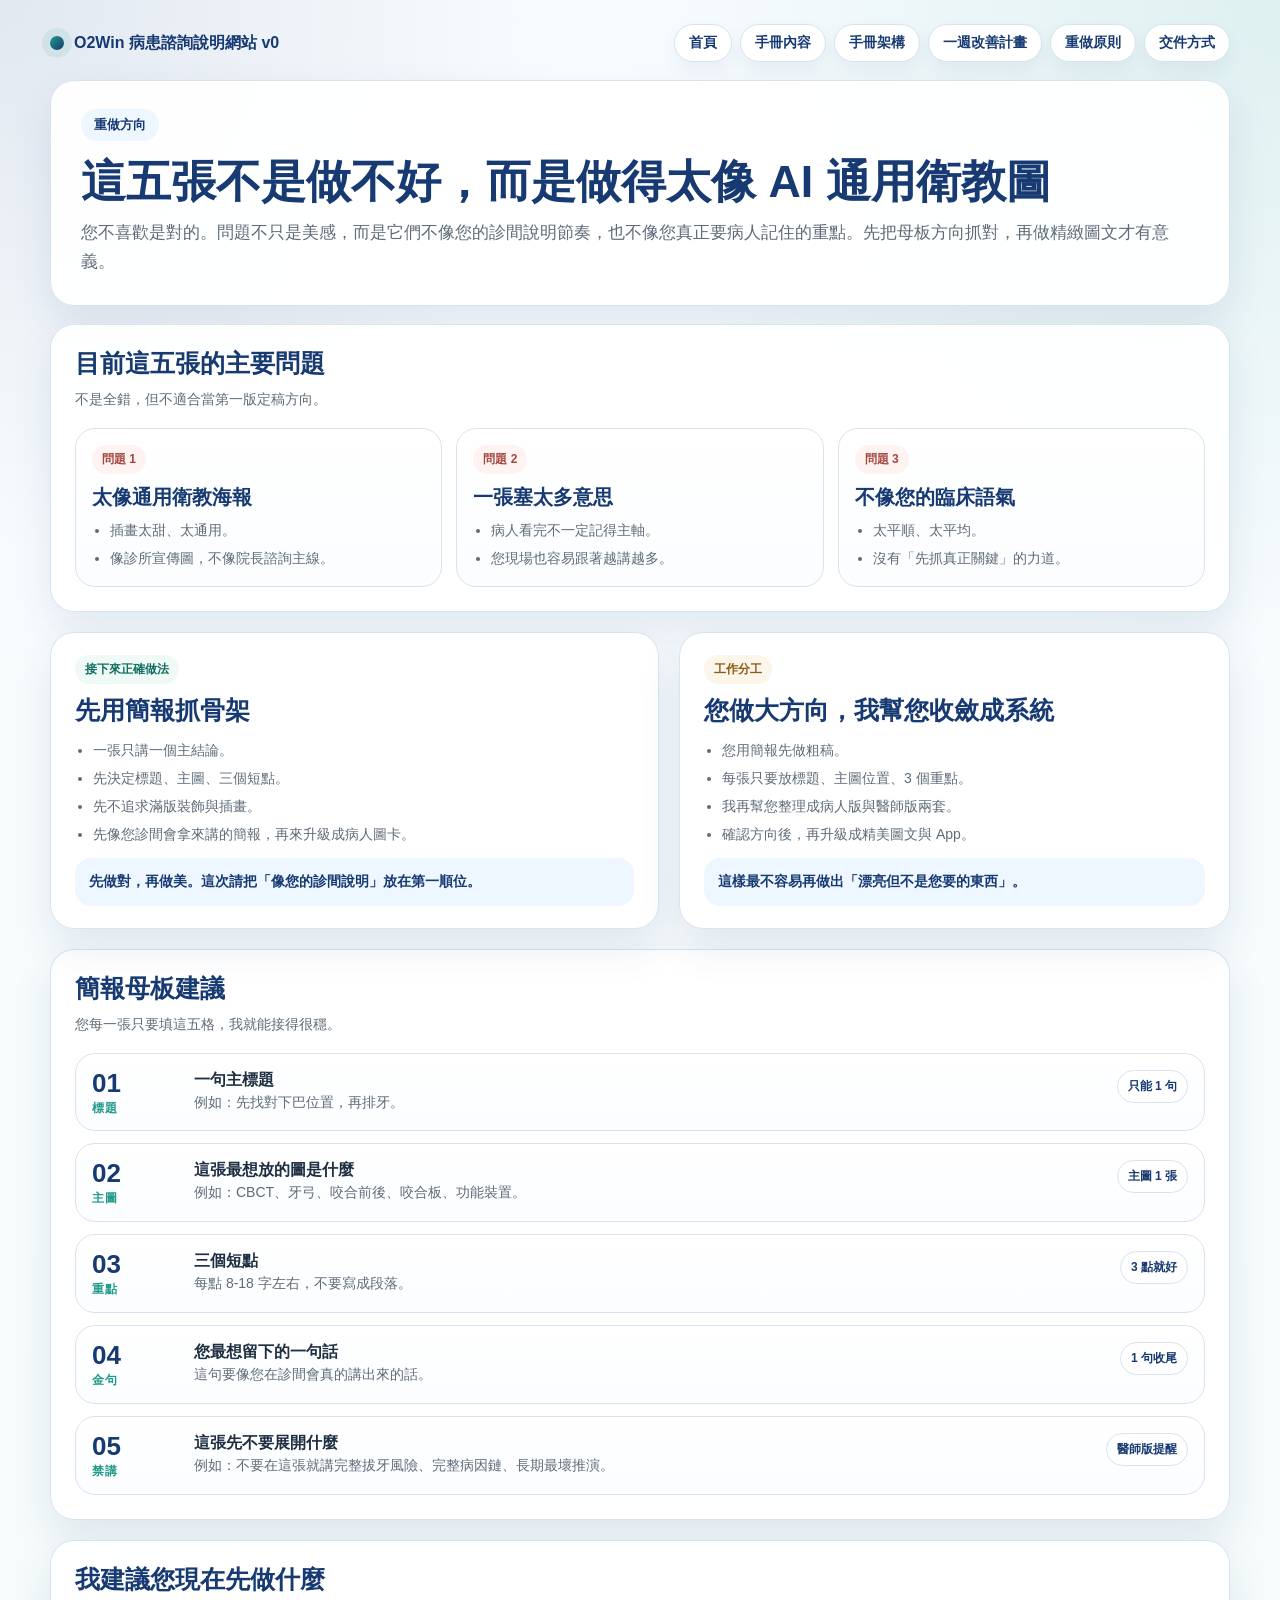
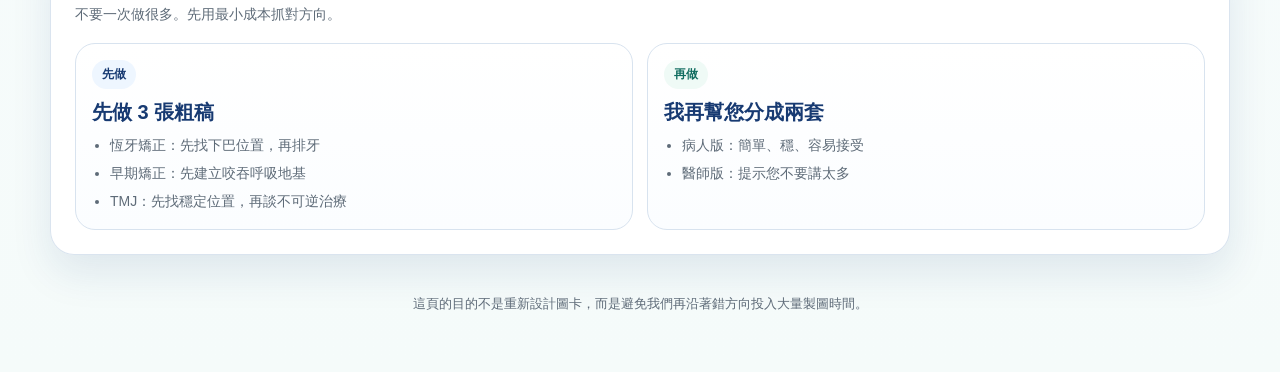
<file: redesign-guide.html>
<!doctype html>
<html lang="zh-Hant">
<head>
  <meta charset="utf-8">
  <meta name="viewport" content="width=device-width, initial-scale=1">
  <title>O2Win 圖卡重做原則｜暫時審閱站</title>
  <link rel="stylesheet" href="site.css">
</head>
<body>
  <div class="shell">
    <div class="topbar">
      <div class="brand"><span class="brand-dot"></span>O2Win 病患諮詢說明網站 v0</div>
      <div class="topnav">
        <a href="index.html">首頁</a>
        <a href="patient-handbook.html">手冊內容</a>
        <a href="architecture.html">手冊架構</a>
        <a href="week-plan.html">一週改善計畫</a>
        <a href="redesign-guide.html">重做原則</a>
        <a href="handoff-guide.html">交件方式</a>
      </div>
    </div>

    <section class="panel page-head">
      <div class="eyebrow">重做方向</div>
      <h1>這五張不是做不好，而是做得太像 AI 通用衛教圖</h1>
      <p>您不喜歡是對的。問題不只是美感，而是它們不像您的診間說明節奏，也不像您真正要病人記住的重點。先把母板方向抓對，再做精緻圖文才有意義。</p>
    </section>

    <section class="panel section">
      <div class="section-head">
        <div>
          <h2>目前這五張的主要問題</h2>
          <p class="small">不是全錯，但不適合當第一版定稿方向。</p>
        </div>
      </div>
      <div class="card-grid">
        <article class="card">
          <span class="label label-rose">問題 1</span>
          <h3>太像通用衛教海報</h3>
          <ul>
            <li>插畫太甜、太通用。</li>
            <li>像診所宣傳圖，不像院長諮詢主線。</li>
          </ul>
        </article>
        <article class="card">
          <span class="label label-rose">問題 2</span>
          <h3>一張塞太多意思</h3>
          <ul>
            <li>病人看完不一定記得主軸。</li>
            <li>您現場也容易跟著越講越多。</li>
          </ul>
        </article>
        <article class="card">
          <span class="label label-rose">問題 3</span>
          <h3>不像您的臨床語氣</h3>
          <ul>
            <li>太平順、太平均。</li>
            <li>沒有「先抓真正關鍵」的力道。</li>
          </ul>
        </article>
      </div>
    </section>

    <section class="two-col">
      <article class="panel text-block">
        <span class="label label-green">接下來正確做法</span>
        <h2>先用簡報抓骨架</h2>
        <ul>
          <li>一張只講一個主結論。</li>
          <li>先決定標題、主圖、三個短點。</li>
          <li>先不追求滿版裝飾與插畫。</li>
          <li>先像您診間會拿來講的簡報，再來升級成病人圖卡。</li>
        </ul>
        <div class="note">先做對，再做美。這次請把「像您的診間說明」放在第一順位。</div>
      </article>
      <article class="panel text-block">
        <span class="label label-gold">工作分工</span>
        <h2>您做大方向，我幫您收斂成系統</h2>
        <ul>
          <li>您用簡報先做粗稿。</li>
          <li>每張只要放標題、主圖位置、3 個重點。</li>
          <li>我再幫您整理成病人版與醫師版兩套。</li>
          <li>確認方向後，再升級成精美圖文與 App。</li>
        </ul>
        <div class="note">這樣最不容易再做出「漂亮但不是您要的東西」。</div>
      </article>
    </section>

    <section class="panel section">
      <div class="section-head">
        <div>
          <h2>簡報母板建議</h2>
          <p class="small">您每一張只要填這五格，我就能接得很穩。</p>
        </div>
      </div>
      <div class="timeline">
        <div class="timeline-row">
          <div class="day">01<span>標題</span></div>
          <div>
            <strong>一句主標題</strong>
            <p class="small">例如：先找對下巴位置，再排牙。</p>
          </div>
          <div class="kpi"><span class="chip">只能 1 句</span></div>
        </div>
        <div class="timeline-row">
          <div class="day">02<span>主圖</span></div>
          <div>
            <strong>這張最想放的圖是什麼</strong>
            <p class="small">例如：CBCT、牙弓、咬合前後、咬合板、功能裝置。</p>
          </div>
          <div class="kpi"><span class="chip">主圖 1 張</span></div>
        </div>
        <div class="timeline-row">
          <div class="day">03<span>重點</span></div>
          <div>
            <strong>三個短點</strong>
            <p class="small">每點 8-18 字左右，不要寫成段落。</p>
          </div>
          <div class="kpi"><span class="chip">3 點就好</span></div>
        </div>
        <div class="timeline-row">
          <div class="day">04<span>金句</span></div>
          <div>
            <strong>您最想留下的一句話</strong>
            <p class="small">這句要像您在診間會真的講出來的話。</p>
          </div>
          <div class="kpi"><span class="chip">1 句收尾</span></div>
        </div>
        <div class="timeline-row">
          <div class="day">05<span>禁講</span></div>
          <div>
            <strong>這張先不要展開什麼</strong>
            <p class="small">例如：不要在這張就講完整拔牙風險、完整病因鏈、長期最壞推演。</p>
          </div>
          <div class="kpi"><span class="chip">醫師版提醒</span></div>
        </div>
      </div>
    </section>

    <section class="panel section">
      <div class="section-head">
        <div>
          <h2>我建議您現在先做什麼</h2>
          <p class="small">不要一次做很多。先用最小成本抓對方向。</p>
        </div>
      </div>
      <div class="mini-grid">
        <article class="mini-card">
          <span class="label label-blue">先做</span>
          <h3>先做 3 張粗稿</h3>
          <ul>
            <li>恆牙矯正：先找下巴位置，再排牙</li>
            <li>早期矯正：先建立咬吞呼吸地基</li>
            <li>TMJ：先找穩定位置，再談不可逆治療</li>
          </ul>
        </article>
        <article class="mini-card">
          <span class="label label-green">再做</span>
          <h3>我再幫您分成兩套</h3>
          <ul>
            <li>病人版：簡單、穩、容易接受</li>
            <li>醫師版：提示您不要講太多</li>
          </ul>
        </article>
      </div>
    </section>

    <div class="footer">
      這頁的目的不是重新設計圖卡，而是避免我們再沿著錯方向投入大量製圖時間。
    </div>
  </div>
</body>
</html>
</file>
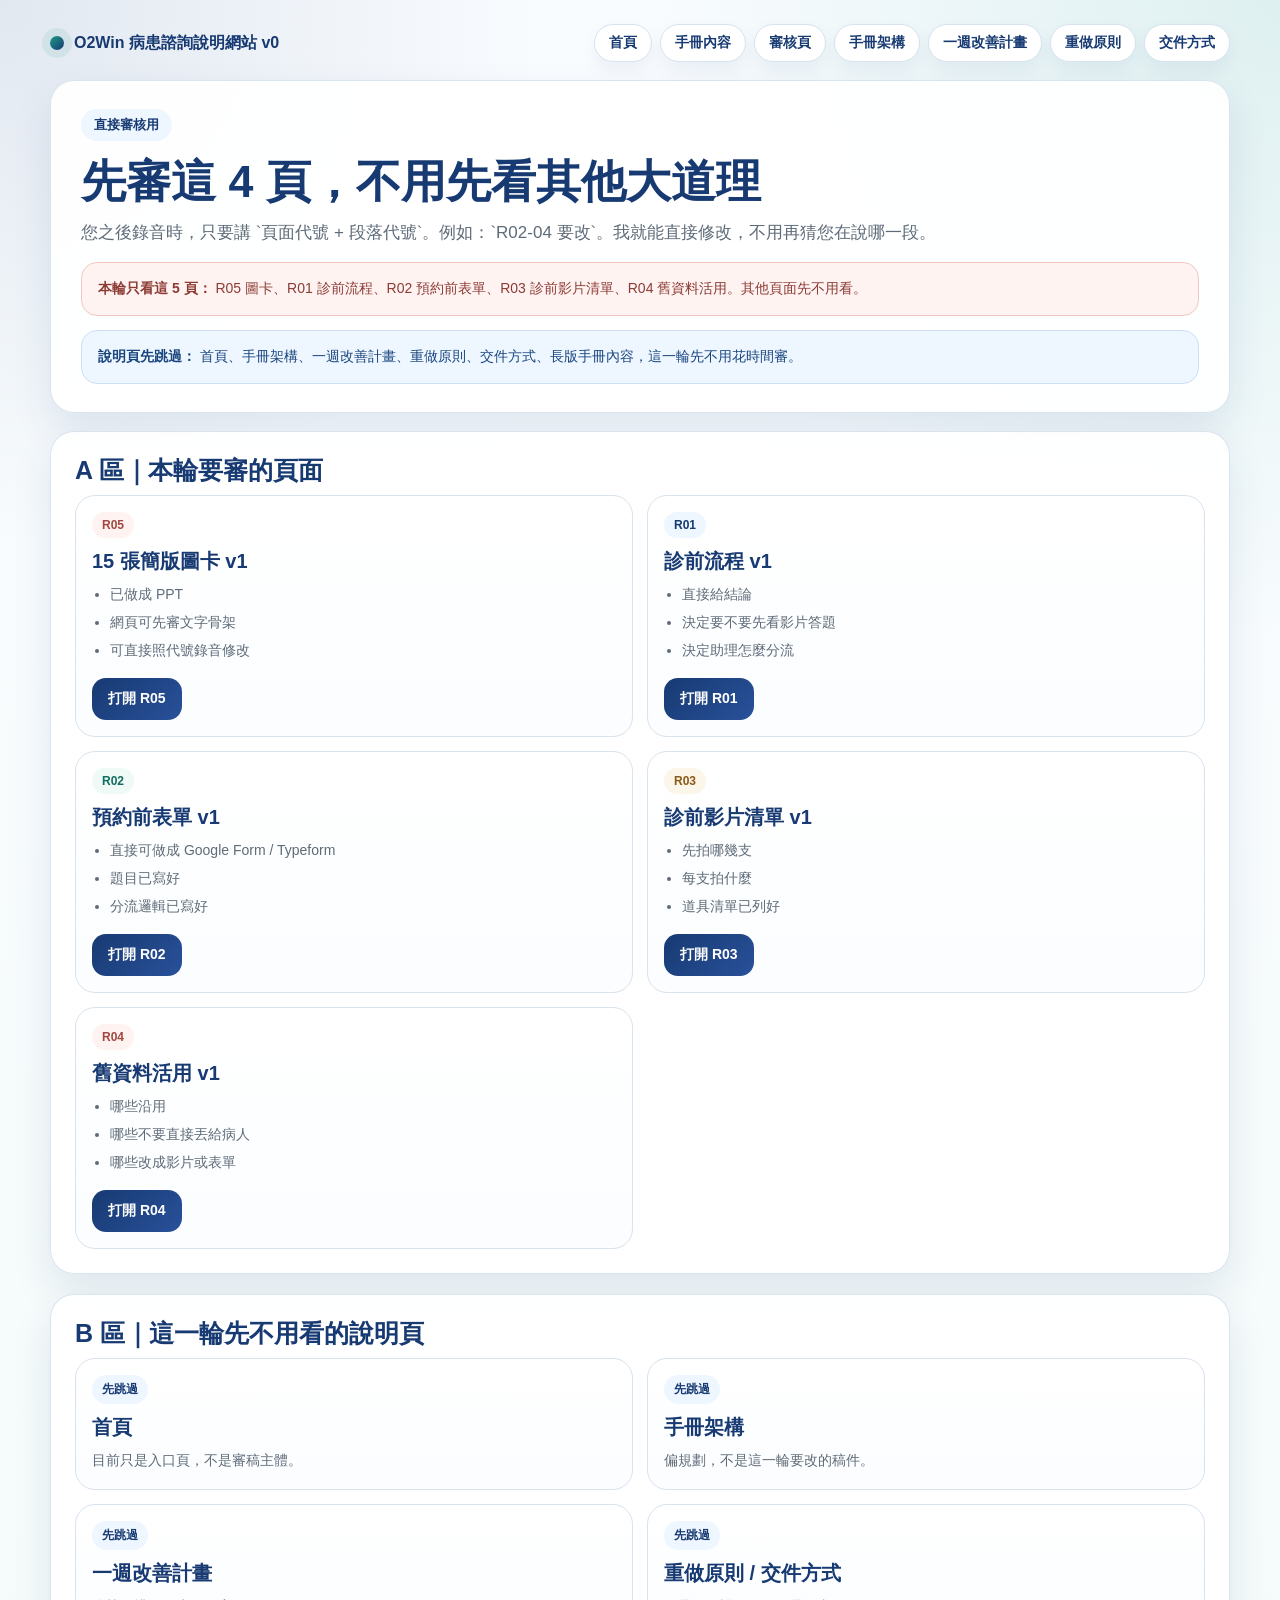
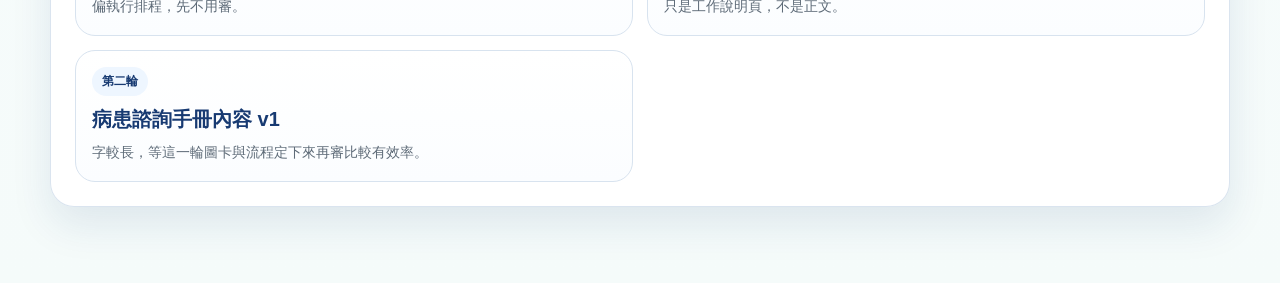
<file: review-hub.html>
<!doctype html>
<html lang="zh-Hant">
<head>
  <meta charset="utf-8">
  <meta name="viewport" content="width=device-width, initial-scale=1">
  <title>O2Win 審核頁總入口</title>
  <link rel="stylesheet" href="site.css">
</head>
<body>
  <div class="shell">
    <div class="topbar">
      <div class="brand"><span class="brand-dot"></span>O2Win 病患諮詢說明網站 v0</div>
      <div class="topnav">
        <a href="index.html">首頁</a>
        <a href="patient-handbook.html">手冊內容</a>
        <a href="review-hub.html">審核頁</a>
        <a href="architecture.html">手冊架構</a>
        <a href="week-plan.html">一週改善計畫</a>
        <a href="redesign-guide.html">重做原則</a>
        <a href="handoff-guide.html">交件方式</a>
      </div>
    </div>

    <section class="panel page-head">
      <div class="eyebrow">直接審核用</div>
      <h1>先審這 4 頁，不用先看其他大道理</h1>
      <p>您之後錄音時，只要講 `頁面代號 + 段落代號`。例如：`R02-04 要改`。我就能直接修改，不用再猜您在說哪一段。</p>
      <div class="notice notice-review"><strong>本輪只看這 5 頁：</strong> R05 圖卡、R01 診前流程、R02 預約前表單、R03 診前影片清單、R04 舊資料活用。其他頁面先不用看。</div>
      <div class="notice notice-info"><strong>說明頁先跳過：</strong> 首頁、手冊架構、一週改善計畫、重做原則、交件方式、長版手冊內容，這一輪先不用花時間審。</div>
    </section>

    <section class="panel section">
      <h2 class="review-section-title">A 區｜本輪要審的頁面</h2>
      <div class="quick-grid">
        <article class="card">
          <span class="label label-rose">R05</span>
          <h3>15 張簡版圖卡 v1</h3>
          <ul>
            <li>已做成 PPT</li>
            <li>網頁可先審文字骨架</li>
            <li>可直接照代號錄音修改</li>
          </ul>
          <div class="cta"><a class="btn btn-primary" href="review-r05-15card-deck-v1.html">打開 R05</a></div>
        </article>
        <article class="card">
          <span class="label label-blue">R01</span>
          <h3>診前流程 v1</h3>
          <ul>
            <li>直接給結論</li>
            <li>決定要不要先看影片答題</li>
            <li>決定助理怎麼分流</li>
          </ul>
          <div class="cta"><a class="btn btn-primary" href="review-r01-intake-flow.html">打開 R01</a></div>
        </article>
        <article class="card">
          <span class="label label-green">R02</span>
          <h3>預約前表單 v1</h3>
          <ul>
            <li>直接可做成 Google Form / Typeform</li>
            <li>題目已寫好</li>
            <li>分流邏輯已寫好</li>
          </ul>
          <div class="cta"><a class="btn btn-primary" href="review-r02-form-v1.html">打開 R02</a></div>
        </article>
        <article class="card">
          <span class="label label-gold">R03</span>
          <h3>診前影片清單 v1</h3>
          <ul>
            <li>先拍哪幾支</li>
            <li>每支拍什麼</li>
            <li>道具清單已列好</li>
          </ul>
          <div class="cta"><a class="btn btn-primary" href="review-r03-video-list-v1.html">打開 R03</a></div>
        </article>
        <article class="card">
          <span class="label label-rose">R04</span>
          <h3>舊資料活用 v1</h3>
          <ul>
            <li>哪些沿用</li>
            <li>哪些不要直接丟給病人</li>
            <li>哪些改成影片或表單</li>
          </ul>
          <div class="cta"><a class="btn btn-primary" href="review-r04-old-materials-v1.html">打開 R04</a></div>
        </article>
      </div>
    </section>

    <section class="panel section">
      <h2 class="review-section-title">B 區｜這一輪先不用看的說明頁</h2>
      <div class="quick-grid">
        <article class="mini-card">
          <span class="label label-blue">先跳過</span>
          <h3>首頁</h3>
          <p class="small">目前只是入口頁，不是審稿主體。</p>
        </article>
        <article class="mini-card">
          <span class="label label-blue">先跳過</span>
          <h3>手冊架構</h3>
          <p class="small">偏規劃，不是這一輪要改的稿件。</p>
        </article>
        <article class="mini-card">
          <span class="label label-blue">先跳過</span>
          <h3>一週改善計畫</h3>
          <p class="small">偏執行排程，先不用審。</p>
        </article>
        <article class="mini-card">
          <span class="label label-blue">先跳過</span>
          <h3>重做原則 / 交件方式</h3>
          <p class="small">只是工作說明頁，不是正文。</p>
        </article>
        <article class="mini-card">
          <span class="label label-blue">第二輪</span>
          <h3>病患諮詢手冊內容 v1</h3>
          <p class="small">字較長，等這一輪圖卡與流程定下來再審比較有效率。</p>
        </article>
      </div>
    </section>
  </div>
</body>
</html>
</file>
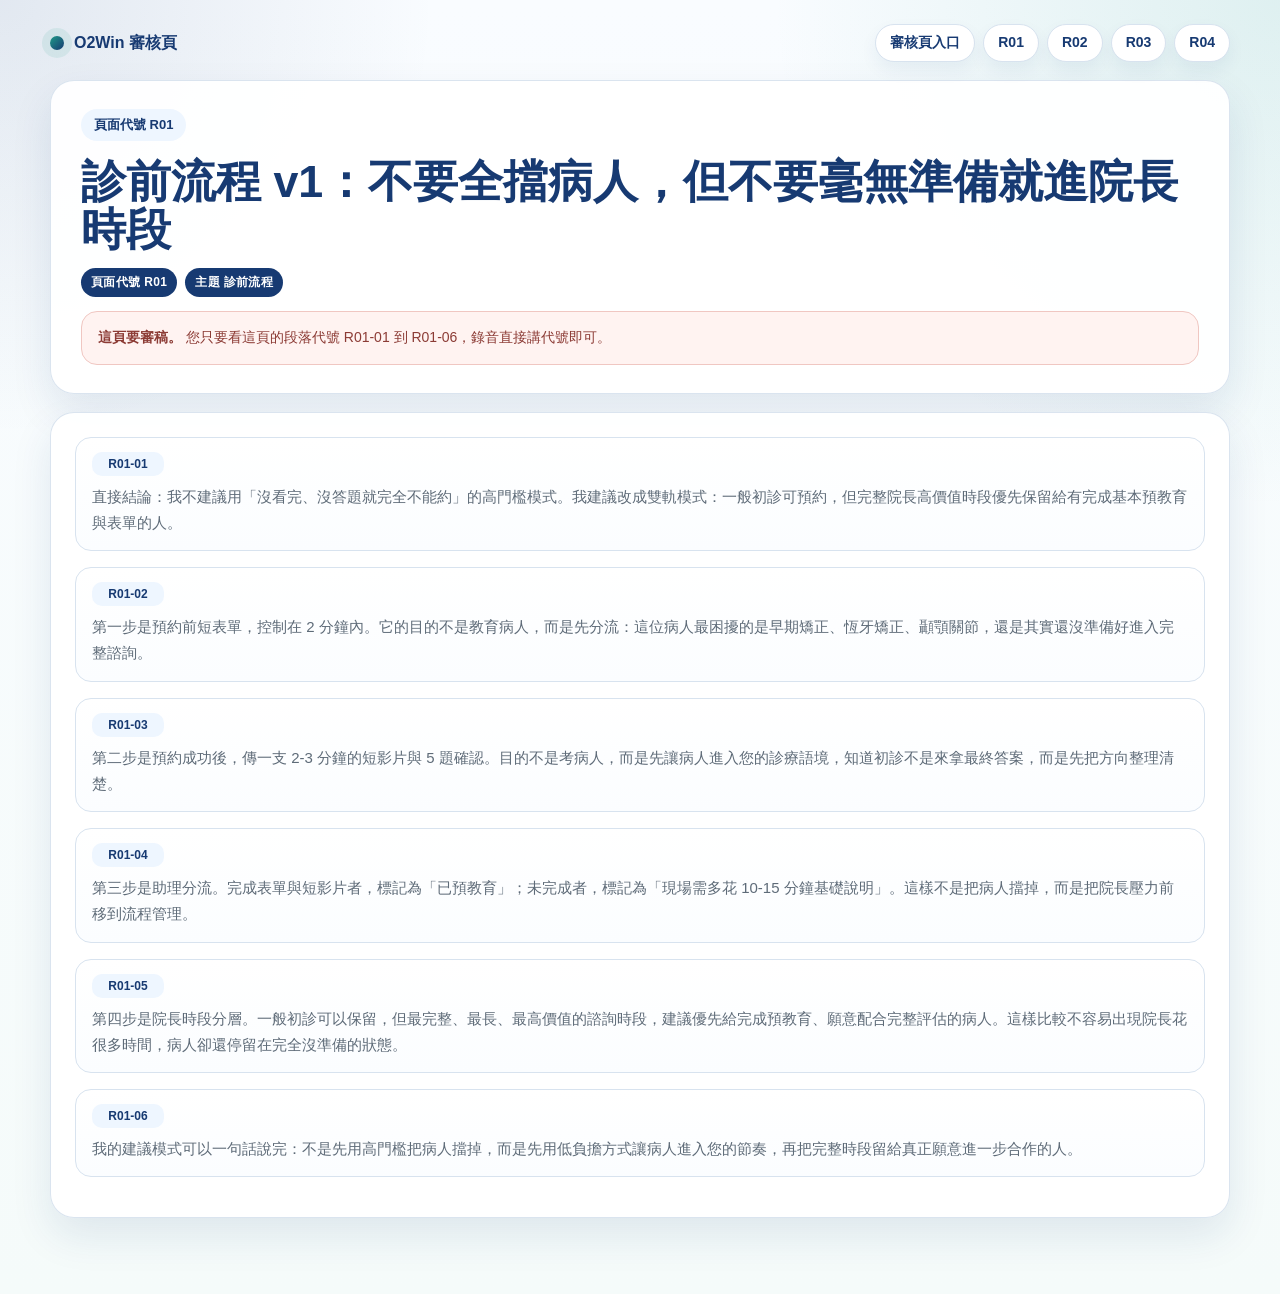
<file: review-r01-intake-flow.html>
<!doctype html>
<html lang="zh-Hant">
<head>
  <meta charset="utf-8">
  <meta name="viewport" content="width=device-width, initial-scale=1">
  <title>R01 診前流程 v1</title>
  <link rel="stylesheet" href="site.css">
</head>
<body>
  <div class="shell">
    <div class="topbar">
      <div class="brand"><span class="brand-dot"></span>O2Win 審核頁</div>
      <div class="topnav">
        <a href="review-hub.html">審核頁入口</a>
        <a href="review-r01-intake-flow.html">R01</a>
        <a href="review-r02-form-v1.html">R02</a>
        <a href="review-r03-video-list-v1.html">R03</a>
        <a href="review-r04-old-materials-v1.html">R04</a>
      </div>
    </div>

    <section class="panel page-head">
      <div class="eyebrow">頁面代號 R01</div>
      <h1>診前流程 v1：不要全擋病人，但不要毫無準備就進院長時段</h1>
      <div class="doc-meta">
        <span class="code-tag">頁面代號 R01</span>
        <span class="code-tag">主題 診前流程</span>
      </div>
      <div class="notice notice-review"><strong>這頁要審稿。</strong> 您只要看這頁的段落代號 R01-01 到 R01-06，錄音直接講代號即可。</div>
    </section>

    <section class="panel section">
      <div class="seg-block">
        <div class="seg">R01-01</div>
        <p>直接結論：我不建議用「沒看完、沒答題就完全不能約」的高門檻模式。我建議改成雙軌模式：一般初診可預約，但完整院長高價值時段優先保留給有完成基本預教育與表單的人。</p>
      </div>
      <div class="seg-block">
        <div class="seg">R01-02</div>
        <p>第一步是預約前短表單，控制在 2 分鐘內。它的目的不是教育病人，而是先分流：這位病人最困擾的是早期矯正、恆牙矯正、顳顎關節，還是其實還沒準備好進入完整諮詢。</p>
      </div>
      <div class="seg-block">
        <div class="seg">R01-03</div>
        <p>第二步是預約成功後，傳一支 2-3 分鐘的短影片與 5 題確認。目的不是考病人，而是先讓病人進入您的診療語境，知道初診不是來拿最終答案，而是先把方向整理清楚。</p>
      </div>
      <div class="seg-block">
        <div class="seg">R01-04</div>
        <p>第三步是助理分流。完成表單與短影片者，標記為「已預教育」；未完成者，標記為「現場需多花 10-15 分鐘基礎說明」。這樣不是把病人擋掉，而是把院長壓力前移到流程管理。</p>
      </div>
      <div class="seg-block">
        <div class="seg">R01-05</div>
        <p>第四步是院長時段分層。一般初診可以保留，但最完整、最長、最高價值的諮詢時段，建議優先給完成預教育、願意配合完整評估的病人。這樣比較不容易出現院長花很多時間，病人卻還停留在完全沒準備的狀態。</p>
      </div>
      <div class="seg-block">
        <div class="seg">R01-06</div>
        <p>我的建議模式可以一句話說完：不是先用高門檻把病人擋掉，而是先用低負擔方式讓病人進入您的節奏，再把完整時段留給真正願意進一步合作的人。</p>
      </div>
    </section>
  </div>
</body>
</html>
</file>
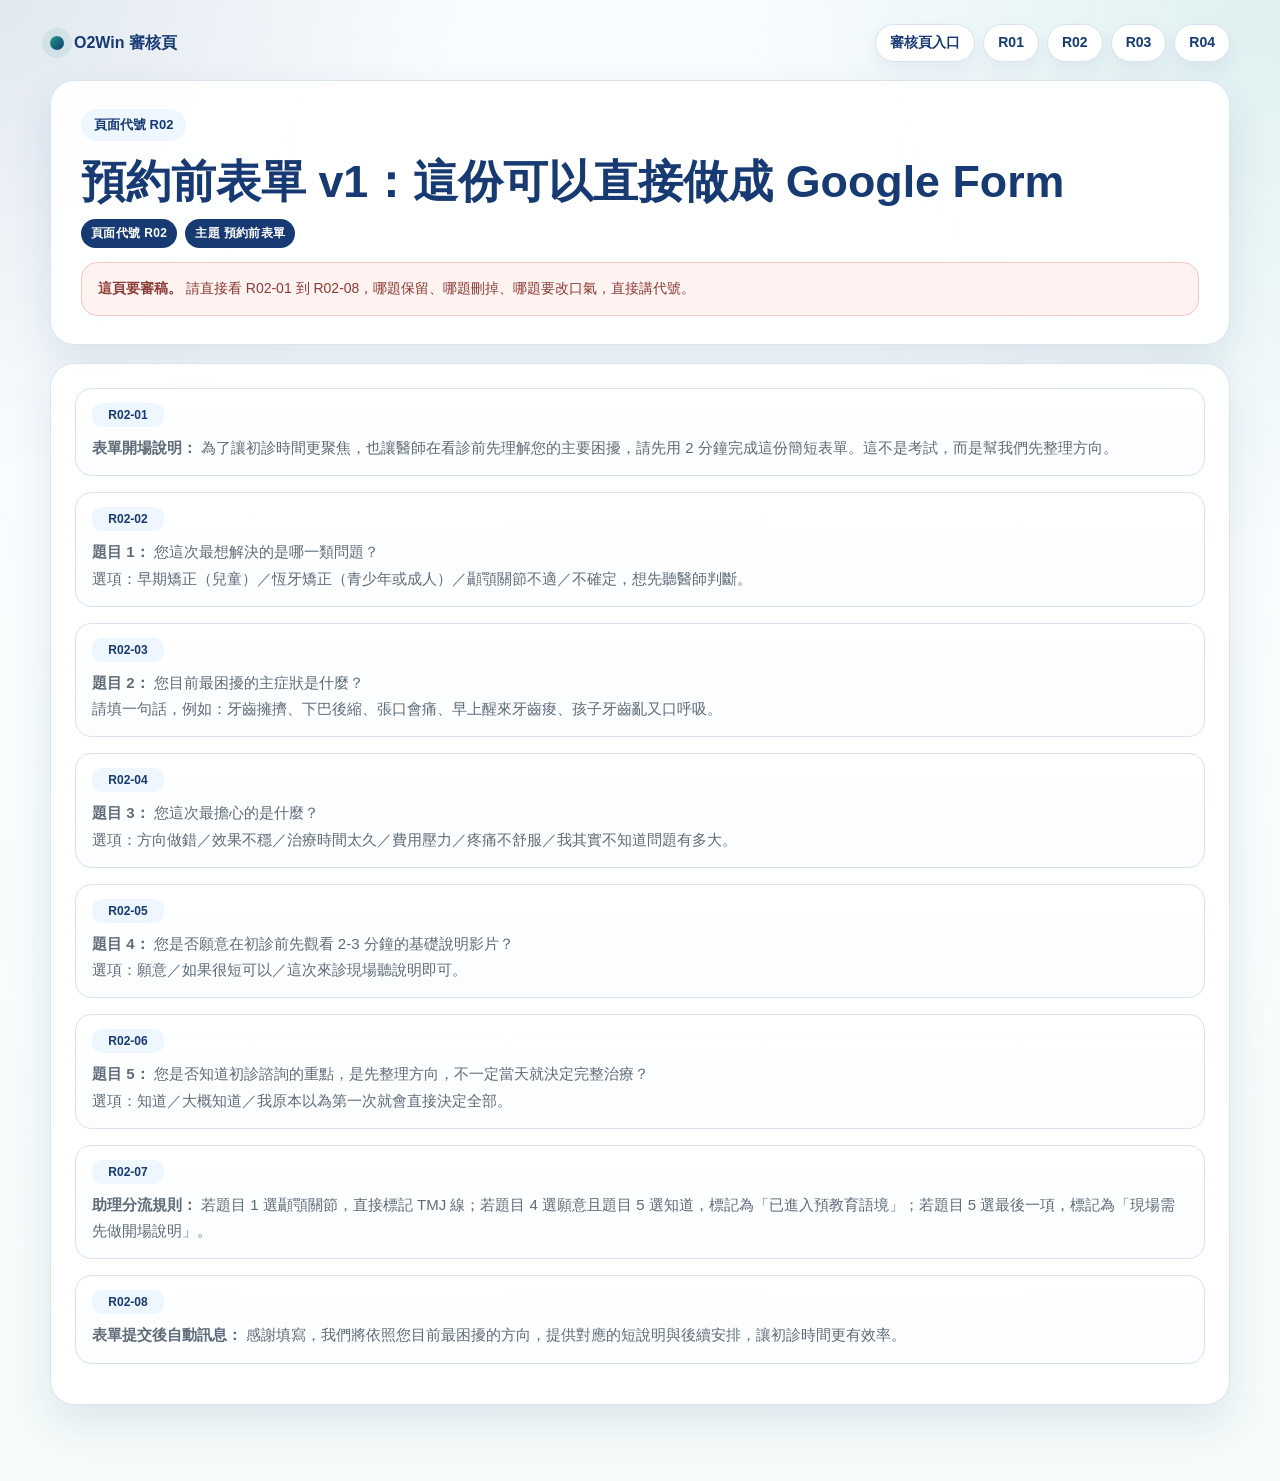
<file: review-r02-form-v1.html>
<!doctype html>
<html lang="zh-Hant">
<head>
  <meta charset="utf-8">
  <meta name="viewport" content="width=device-width, initial-scale=1">
  <title>R02 預約前表單 v1</title>
  <link rel="stylesheet" href="site.css">
</head>
<body>
  <div class="shell">
    <div class="topbar">
      <div class="brand"><span class="brand-dot"></span>O2Win 審核頁</div>
      <div class="topnav">
        <a href="review-hub.html">審核頁入口</a>
        <a href="review-r01-intake-flow.html">R01</a>
        <a href="review-r02-form-v1.html">R02</a>
        <a href="review-r03-video-list-v1.html">R03</a>
        <a href="review-r04-old-materials-v1.html">R04</a>
      </div>
    </div>

    <section class="panel page-head">
      <div class="eyebrow">頁面代號 R02</div>
      <h1>預約前表單 v1：這份可以直接做成 Google Form</h1>
      <div class="doc-meta">
        <span class="code-tag">頁面代號 R02</span>
        <span class="code-tag">主題 預約前表單</span>
      </div>
      <div class="notice notice-review"><strong>這頁要審稿。</strong> 請直接看 R02-01 到 R02-08，哪題保留、哪題刪掉、哪題要改口氣，直接講代號。</div>
    </section>

    <section class="panel section">
      <div class="seg-block">
        <div class="seg">R02-01</div>
        <p><strong>表單開場說明：</strong> 為了讓初診時間更聚焦，也讓醫師在看診前先理解您的主要困擾，請先用 2 分鐘完成這份簡短表單。這不是考試，而是幫我們先整理方向。</p>
      </div>
      <div class="seg-block">
        <div class="seg">R02-02</div>
        <p><strong>題目 1：</strong> 您這次最想解決的是哪一類問題？<br>選項：早期矯正（兒童）／恆牙矯正（青少年或成人）／顳顎關節不適／不確定，想先聽醫師判斷。</p>
      </div>
      <div class="seg-block">
        <div class="seg">R02-03</div>
        <p><strong>題目 2：</strong> 您目前最困擾的主症狀是什麼？<br>請填一句話，例如：牙齒擁擠、下巴後縮、張口會痛、早上醒來牙齒痠、孩子牙齒亂又口呼吸。</p>
      </div>
      <div class="seg-block">
        <div class="seg">R02-04</div>
        <p><strong>題目 3：</strong> 您這次最擔心的是什麼？<br>選項：方向做錯／效果不穩／治療時間太久／費用壓力／疼痛不舒服／我其實不知道問題有多大。</p>
      </div>
      <div class="seg-block">
        <div class="seg">R02-05</div>
        <p><strong>題目 4：</strong> 您是否願意在初診前先觀看 2-3 分鐘的基礎說明影片？<br>選項：願意／如果很短可以／這次來診現場聽說明即可。</p>
      </div>
      <div class="seg-block">
        <div class="seg">R02-06</div>
        <p><strong>題目 5：</strong> 您是否知道初診諮詢的重點，是先整理方向，不一定當天就決定完整治療？<br>選項：知道／大概知道／我原本以為第一次就會直接決定全部。</p>
      </div>
      <div class="seg-block">
        <div class="seg">R02-07</div>
        <p><strong>助理分流規則：</strong> 若題目 1 選顳顎關節，直接標記 TMJ 線；若題目 4 選願意且題目 5 選知道，標記為「已進入預教育語境」；若題目 5 選最後一項，標記為「現場需先做開場說明」。</p>
      </div>
      <div class="seg-block">
        <div class="seg">R02-08</div>
        <p><strong>表單提交後自動訊息：</strong> 感謝填寫，我們將依照您目前最困擾的方向，提供對應的短說明與後續安排，讓初診時間更有效率。</p>
      </div>
    </section>
  </div>
</body>
</html>
</file>
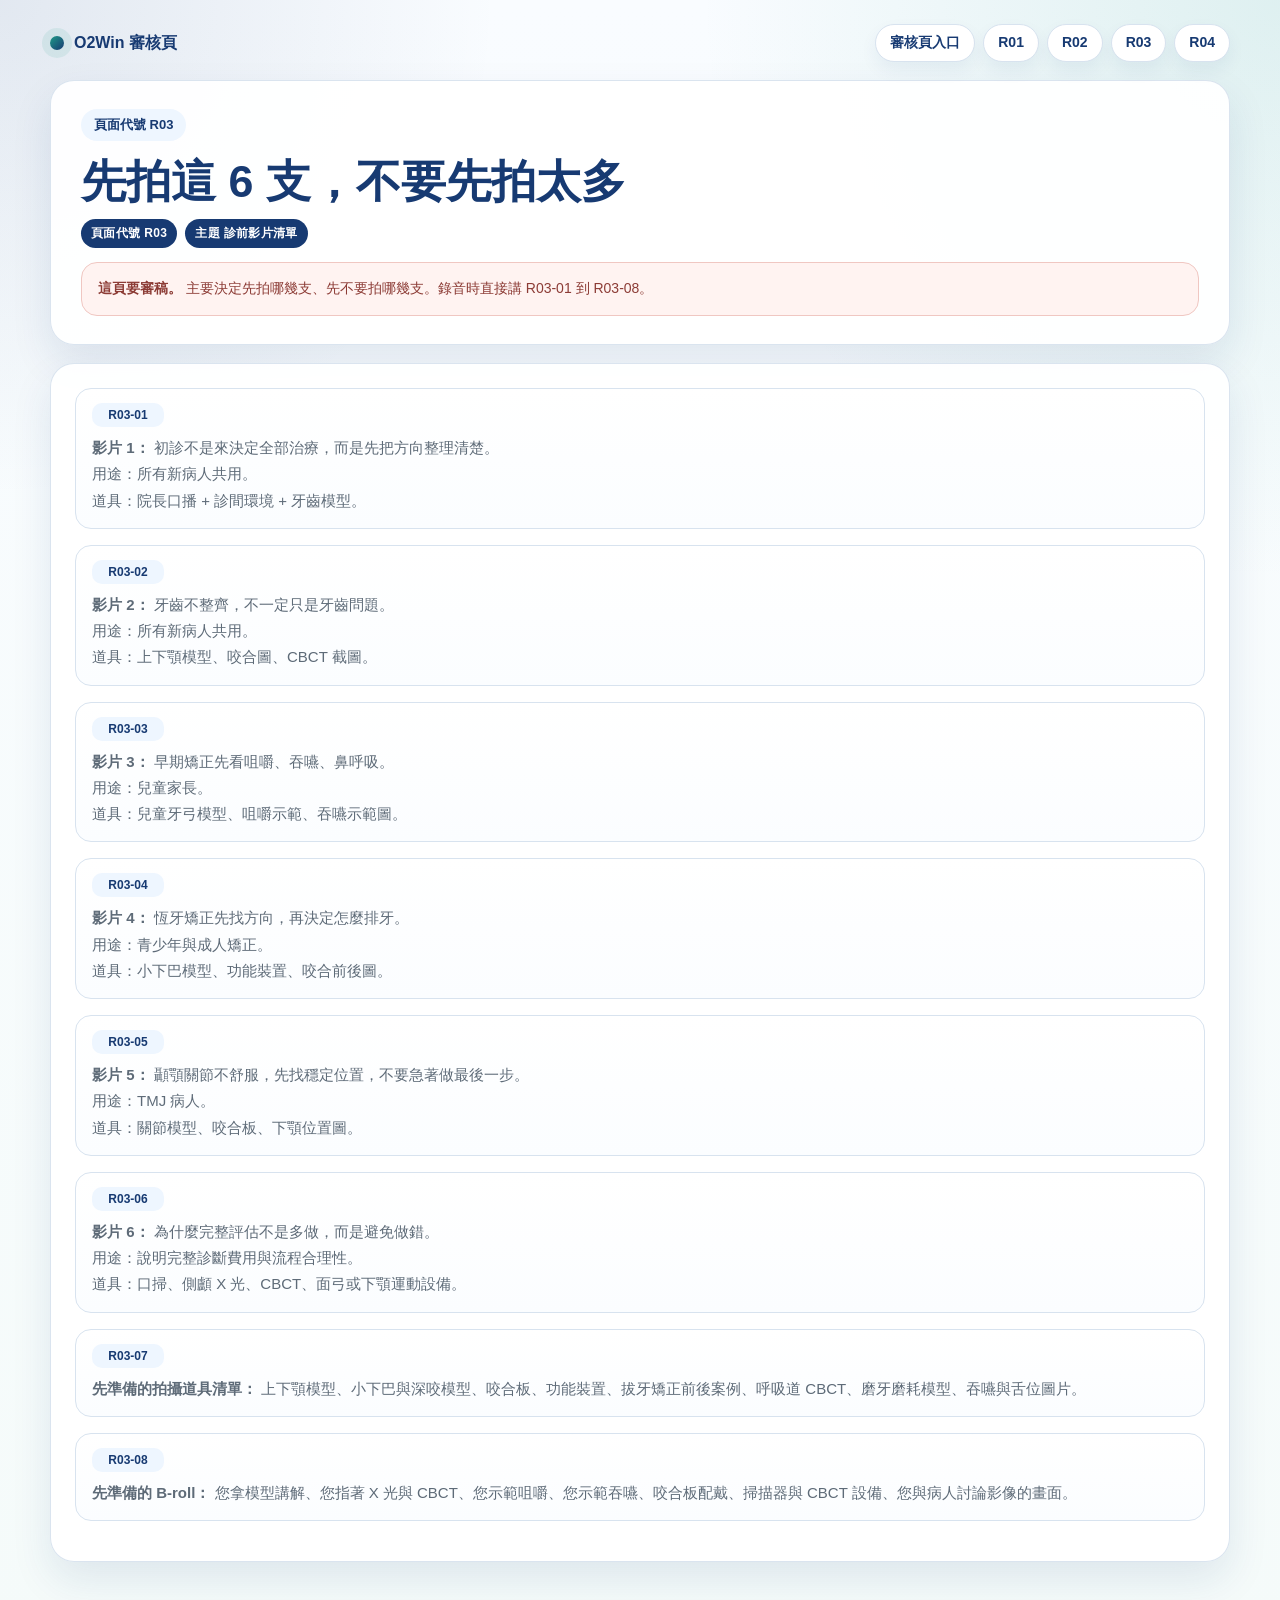
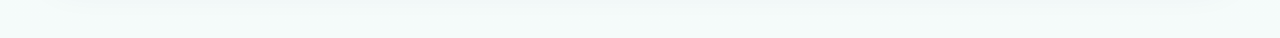
<file: review-r03-video-list-v1.html>
<!doctype html>
<html lang="zh-Hant">
<head>
  <meta charset="utf-8">
  <meta name="viewport" content="width=device-width, initial-scale=1">
  <title>R03 診前影片清單 v1</title>
  <link rel="stylesheet" href="site.css">
</head>
<body>
  <div class="shell">
    <div class="topbar">
      <div class="brand"><span class="brand-dot"></span>O2Win 審核頁</div>
      <div class="topnav">
        <a href="review-hub.html">審核頁入口</a>
        <a href="review-r01-intake-flow.html">R01</a>
        <a href="review-r02-form-v1.html">R02</a>
        <a href="review-r03-video-list-v1.html">R03</a>
        <a href="review-r04-old-materials-v1.html">R04</a>
      </div>
    </div>

    <section class="panel page-head">
      <div class="eyebrow">頁面代號 R03</div>
      <h1>先拍這 6 支，不要先拍太多</h1>
      <div class="doc-meta">
        <span class="code-tag">頁面代號 R03</span>
        <span class="code-tag">主題 診前影片清單</span>
      </div>
      <div class="notice notice-review"><strong>這頁要審稿。</strong> 主要決定先拍哪幾支、先不要拍哪幾支。錄音時直接講 R03-01 到 R03-08。</div>
    </section>

    <section class="panel section">
      <div class="seg-block">
        <div class="seg">R03-01</div>
        <p><strong>影片 1：</strong> 初診不是來決定全部治療，而是先把方向整理清楚。<br>用途：所有新病人共用。<br>道具：院長口播 + 診間環境 + 牙齒模型。</p>
      </div>
      <div class="seg-block">
        <div class="seg">R03-02</div>
        <p><strong>影片 2：</strong> 牙齒不整齊，不一定只是牙齒問題。<br>用途：所有新病人共用。<br>道具：上下顎模型、咬合圖、CBCT 截圖。</p>
      </div>
      <div class="seg-block">
        <div class="seg">R03-03</div>
        <p><strong>影片 3：</strong> 早期矯正先看咀嚼、吞嚥、鼻呼吸。<br>用途：兒童家長。<br>道具：兒童牙弓模型、咀嚼示範、吞嚥示範圖。</p>
      </div>
      <div class="seg-block">
        <div class="seg">R03-04</div>
        <p><strong>影片 4：</strong> 恆牙矯正先找方向，再決定怎麼排牙。<br>用途：青少年與成人矯正。<br>道具：小下巴模型、功能裝置、咬合前後圖。</p>
      </div>
      <div class="seg-block">
        <div class="seg">R03-05</div>
        <p><strong>影片 5：</strong> 顳顎關節不舒服，先找穩定位置，不要急著做最後一步。<br>用途：TMJ 病人。<br>道具：關節模型、咬合板、下顎位置圖。</p>
      </div>
      <div class="seg-block">
        <div class="seg">R03-06</div>
        <p><strong>影片 6：</strong> 為什麼完整評估不是多做，而是避免做錯。<br>用途：說明完整診斷費用與流程合理性。<br>道具：口掃、側顱 X 光、CBCT、面弓或下顎運動設備。</p>
      </div>
      <div class="seg-block">
        <div class="seg">R03-07</div>
        <p><strong>先準備的拍攝道具清單：</strong> 上下顎模型、小下巴與深咬模型、咬合板、功能裝置、拔牙矯正前後案例、呼吸道 CBCT、磨牙磨耗模型、吞嚥與舌位圖片。</p>
      </div>
      <div class="seg-block">
        <div class="seg">R03-08</div>
        <p><strong>先準備的 B-roll：</strong> 您拿模型講解、您指著 X 光與 CBCT、您示範咀嚼、您示範吞嚥、咬合板配戴、掃描器與 CBCT 設備、您與病人討論影像的畫面。</p>
      </div>
    </section>
  </div>
</body>
</html>
</file>
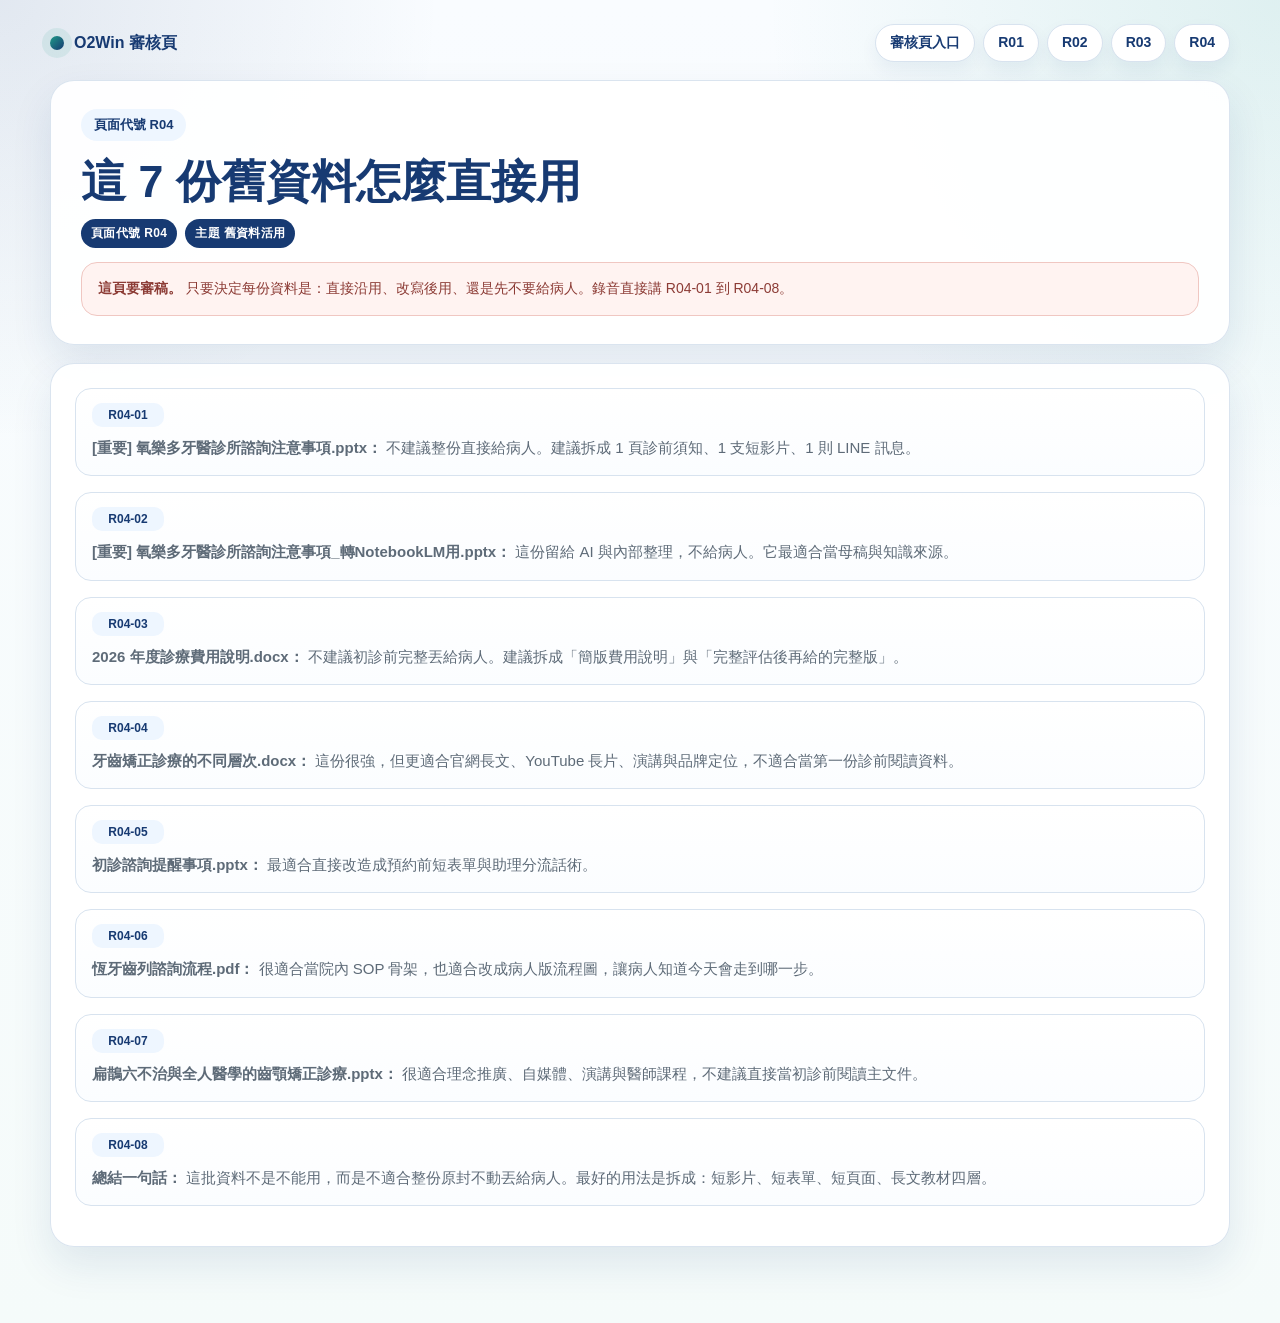
<file: review-r04-old-materials-v1.html>
<!doctype html>
<html lang="zh-Hant">
<head>
  <meta charset="utf-8">
  <meta name="viewport" content="width=device-width, initial-scale=1">
  <title>R04 舊資料活用 v1</title>
  <link rel="stylesheet" href="site.css">
</head>
<body>
  <div class="shell">
    <div class="topbar">
      <div class="brand"><span class="brand-dot"></span>O2Win 審核頁</div>
      <div class="topnav">
        <a href="review-hub.html">審核頁入口</a>
        <a href="review-r01-intake-flow.html">R01</a>
        <a href="review-r02-form-v1.html">R02</a>
        <a href="review-r03-video-list-v1.html">R03</a>
        <a href="review-r04-old-materials-v1.html">R04</a>
      </div>
    </div>

    <section class="panel page-head">
      <div class="eyebrow">頁面代號 R04</div>
      <h1>這 7 份舊資料怎麼直接用</h1>
      <div class="doc-meta">
        <span class="code-tag">頁面代號 R04</span>
        <span class="code-tag">主題 舊資料活用</span>
      </div>
      <div class="notice notice-review"><strong>這頁要審稿。</strong> 只要決定每份資料是：直接沿用、改寫後用、還是先不要給病人。錄音直接講 R04-01 到 R04-08。</div>
    </section>

    <section class="panel section">
      <div class="seg-block">
        <div class="seg">R04-01</div>
        <p><strong>[重要] 氧樂多牙醫診所諮詢注意事項.pptx：</strong> 不建議整份直接給病人。建議拆成 1 頁診前須知、1 支短影片、1 則 LINE 訊息。</p>
      </div>
      <div class="seg-block">
        <div class="seg">R04-02</div>
        <p><strong>[重要] 氧樂多牙醫診所諮詢注意事項_轉NotebookLM用.pptx：</strong> 這份留給 AI 與內部整理，不給病人。它最適合當母稿與知識來源。</p>
      </div>
      <div class="seg-block">
        <div class="seg">R04-03</div>
        <p><strong>2026 年度診療費用說明.docx：</strong> 不建議初診前完整丟給病人。建議拆成「簡版費用說明」與「完整評估後再給的完整版」。</p>
      </div>
      <div class="seg-block">
        <div class="seg">R04-04</div>
        <p><strong>牙齒矯正診療的不同層次.docx：</strong> 這份很強，但更適合官網長文、YouTube 長片、演講與品牌定位，不適合當第一份診前閱讀資料。</p>
      </div>
      <div class="seg-block">
        <div class="seg">R04-05</div>
        <p><strong>初診諮詢提醒事項.pptx：</strong> 最適合直接改造成預約前短表單與助理分流話術。</p>
      </div>
      <div class="seg-block">
        <div class="seg">R04-06</div>
        <p><strong>恆牙齒列諮詢流程.pdf：</strong> 很適合當院內 SOP 骨架，也適合改成病人版流程圖，讓病人知道今天會走到哪一步。</p>
      </div>
      <div class="seg-block">
        <div class="seg">R04-07</div>
        <p><strong>扁鵲六不治與全人醫學的齒顎矯正診療.pptx：</strong> 很適合理念推廣、自媒體、演講與醫師課程，不建議直接當初診前閱讀主文件。</p>
      </div>
      <div class="seg-block">
        <div class="seg">R04-08</div>
        <p><strong>總結一句話：</strong> 這批資料不是不能用，而是不適合整份原封不動丟給病人。最好的用法是拆成：短影片、短表單、短頁面、長文教材四層。</p>
      </div>
    </section>
  </div>
</body>
</html>
</file>
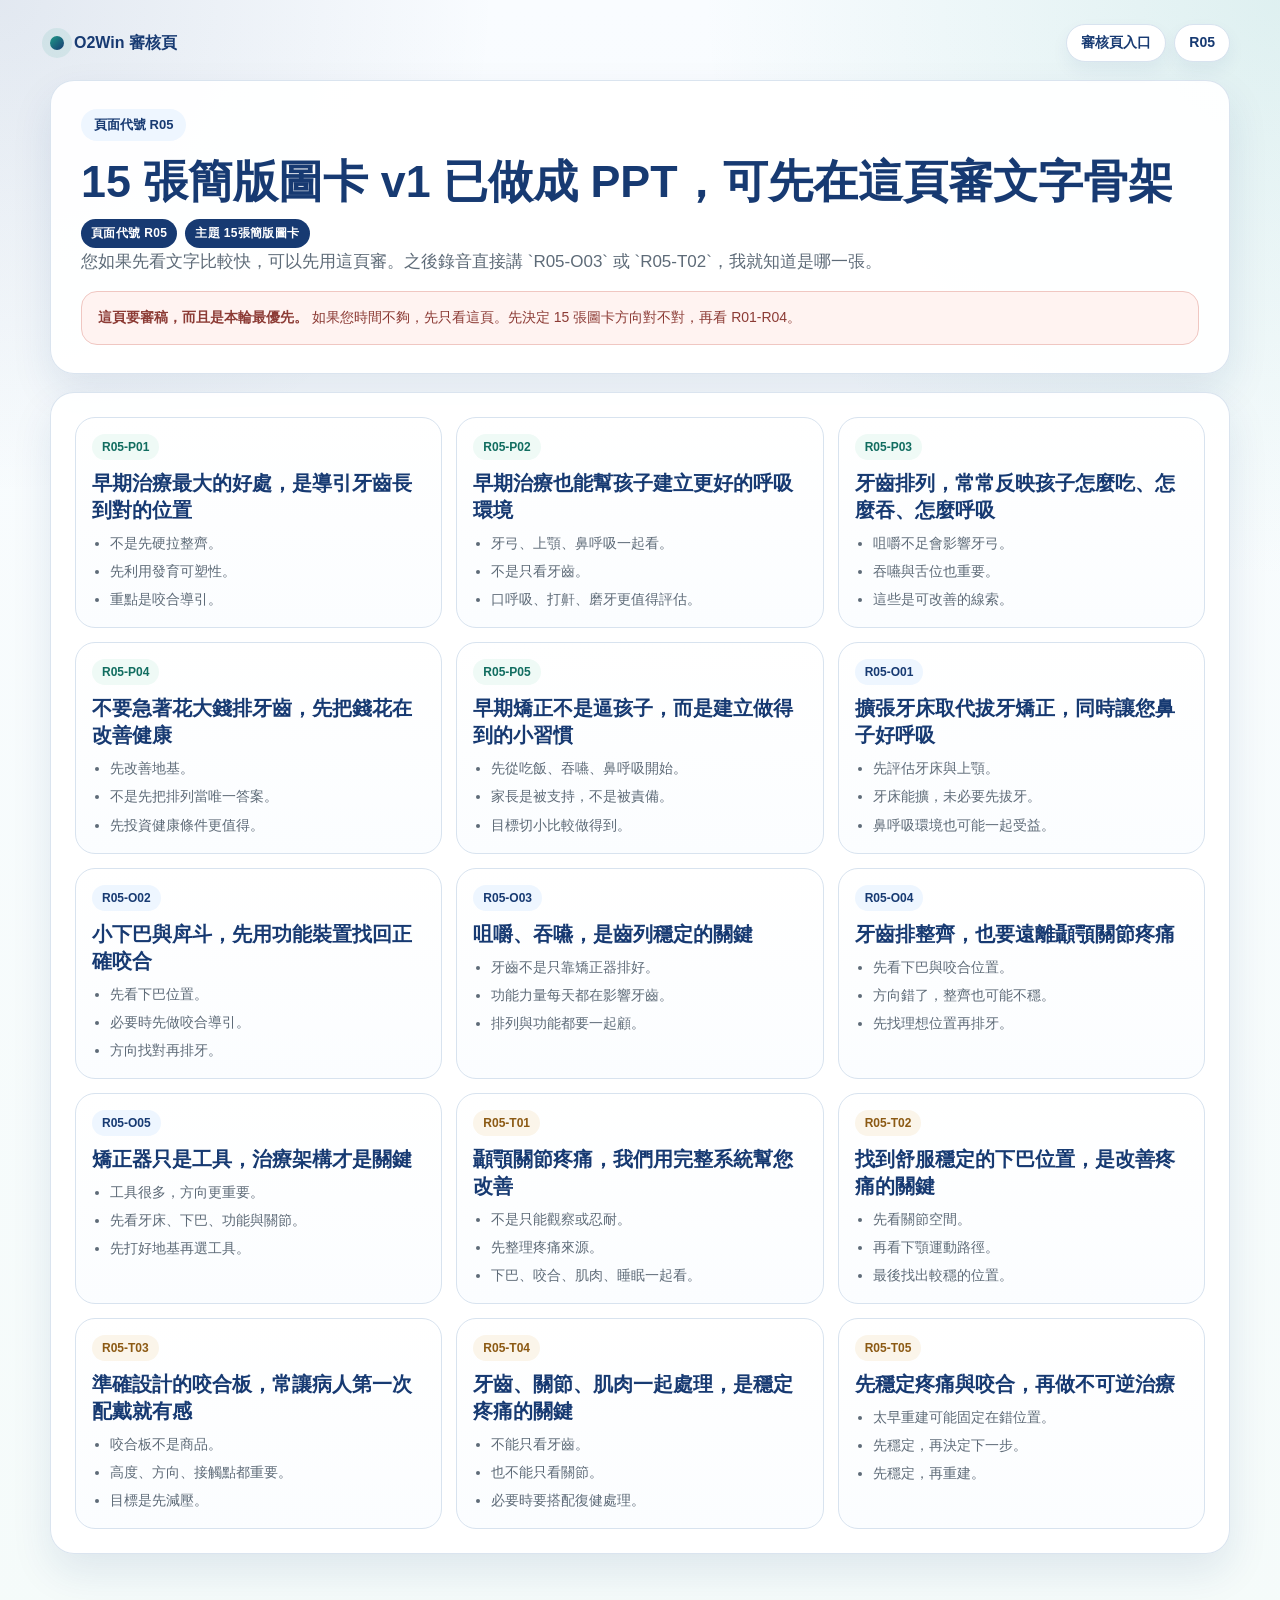
<file: review-r05-15card-deck-v1.html>
<!doctype html>
<html lang="zh-Hant">
<head>
  <meta charset="utf-8">
  <meta name="viewport" content="width=device-width, initial-scale=1">
  <title>R05 15張簡版圖卡 v1</title>
  <link rel="stylesheet" href="site.css">
</head>
<body>
  <div class="shell">
    <div class="topbar">
      <div class="brand"><span class="brand-dot"></span>O2Win 審核頁</div>
      <div class="topnav">
        <a href="review-hub.html">審核頁入口</a>
        <a href="review-r05-15card-deck-v1.html">R05</a>
      </div>
    </div>

    <section class="panel page-head">
      <div class="eyebrow">頁面代號 R05</div>
      <h1>15 張簡版圖卡 v1 已做成 PPT，可先在這頁審文字骨架</h1>
      <div class="doc-meta">
        <span class="code-tag">頁面代號 R05</span>
        <span class="code-tag">主題 15張簡版圖卡</span>
      </div>
      <p>您如果先看文字比較快，可以先用這頁審。之後錄音直接講 `R05-O03` 或 `R05-T02`，我就知道是哪一張。</p>
      <div class="notice notice-review"><strong>這頁要審稿，而且是本輪最優先。</strong> 如果您時間不夠，先只看這頁。先決定 15 張圖卡方向對不對，再看 R01-R04。</div>
    </section>

    <section class="panel section">
      <div class="card-grid">
        <article class="card"><span class="label label-green">R05-P01</span><h3>早期治療最大的好處，是導引牙齒長到對的位置</h3><ul><li>不是先硬拉整齊。</li><li>先利用發育可塑性。</li><li>重點是咬合導引。</li></ul></article>
        <article class="card"><span class="label label-green">R05-P02</span><h3>早期治療也能幫孩子建立更好的呼吸環境</h3><ul><li>牙弓、上顎、鼻呼吸一起看。</li><li>不是只看牙齒。</li><li>口呼吸、打鼾、磨牙更值得評估。</li></ul></article>
        <article class="card"><span class="label label-green">R05-P03</span><h3>牙齒排列，常常反映孩子怎麼吃、怎麼吞、怎麼呼吸</h3><ul><li>咀嚼不足會影響牙弓。</li><li>吞嚥與舌位也重要。</li><li>這些是可改善的線索。</li></ul></article>
        <article class="card"><span class="label label-green">R05-P04</span><h3>不要急著花大錢排牙齒，先把錢花在改善健康</h3><ul><li>先改善地基。</li><li>不是先把排列當唯一答案。</li><li>先投資健康條件更值得。</li></ul></article>
        <article class="card"><span class="label label-green">R05-P05</span><h3>早期矯正不是逼孩子，而是建立做得到的小習慣</h3><ul><li>先從吃飯、吞嚥、鼻呼吸開始。</li><li>家長是被支持，不是被責備。</li><li>目標切小比較做得到。</li></ul></article>

        <article class="card"><span class="label label-blue">R05-O01</span><h3>擴張牙床取代拔牙矯正，同時讓您鼻子好呼吸</h3><ul><li>先評估牙床與上顎。</li><li>牙床能擴，未必要先拔牙。</li><li>鼻呼吸環境也可能一起受益。</li></ul></article>
        <article class="card"><span class="label label-blue">R05-O02</span><h3>小下巴與戽斗，先用功能裝置找回正確咬合</h3><ul><li>先看下巴位置。</li><li>必要時先做咬合導引。</li><li>方向找對再排牙。</li></ul></article>
        <article class="card"><span class="label label-blue">R05-O03</span><h3>咀嚼、吞嚥，是齒列穩定的關鍵</h3><ul><li>牙齒不是只靠矯正器排好。</li><li>功能力量每天都在影響牙齒。</li><li>排列與功能都要一起顧。</li></ul></article>
        <article class="card"><span class="label label-blue">R05-O04</span><h3>牙齒排整齊，也要遠離顳顎關節疼痛</h3><ul><li>先看下巴與咬合位置。</li><li>方向錯了，整齊也可能不穩。</li><li>先找理想位置再排牙。</li></ul></article>
        <article class="card"><span class="label label-blue">R05-O05</span><h3>矯正器只是工具，治療架構才是關鍵</h3><ul><li>工具很多，方向更重要。</li><li>先看牙床、下巴、功能與關節。</li><li>先打好地基再選工具。</li></ul></article>

        <article class="card"><span class="label label-gold">R05-T01</span><h3>顳顎關節疼痛，我們用完整系統幫您改善</h3><ul><li>不是只能觀察或忍耐。</li><li>先整理疼痛來源。</li><li>下巴、咬合、肌肉、睡眠一起看。</li></ul></article>
        <article class="card"><span class="label label-gold">R05-T02</span><h3>找到舒服穩定的下巴位置，是改善疼痛的關鍵</h3><ul><li>先看關節空間。</li><li>再看下顎運動路徑。</li><li>最後找出較穩的位置。</li></ul></article>
        <article class="card"><span class="label label-gold">R05-T03</span><h3>準確設計的咬合板，常讓病人第一次配戴就有感</h3><ul><li>咬合板不是商品。</li><li>高度、方向、接觸點都重要。</li><li>目標是先減壓。</li></ul></article>
        <article class="card"><span class="label label-gold">R05-T04</span><h3>牙齒、關節、肌肉一起處理，是穩定疼痛的關鍵</h3><ul><li>不能只看牙齒。</li><li>也不能只看關節。</li><li>必要時要搭配復健處理。</li></ul></article>
        <article class="card"><span class="label label-gold">R05-T05</span><h3>先穩定疼痛與咬合，再做不可逆治療</h3><ul><li>太早重建可能固定在錯位置。</li><li>先穩定，再決定下一步。</li><li>先穩定，再重建。</li></ul></article>
      </div>
    </section>
  </div>
</body>
</html>
</file>
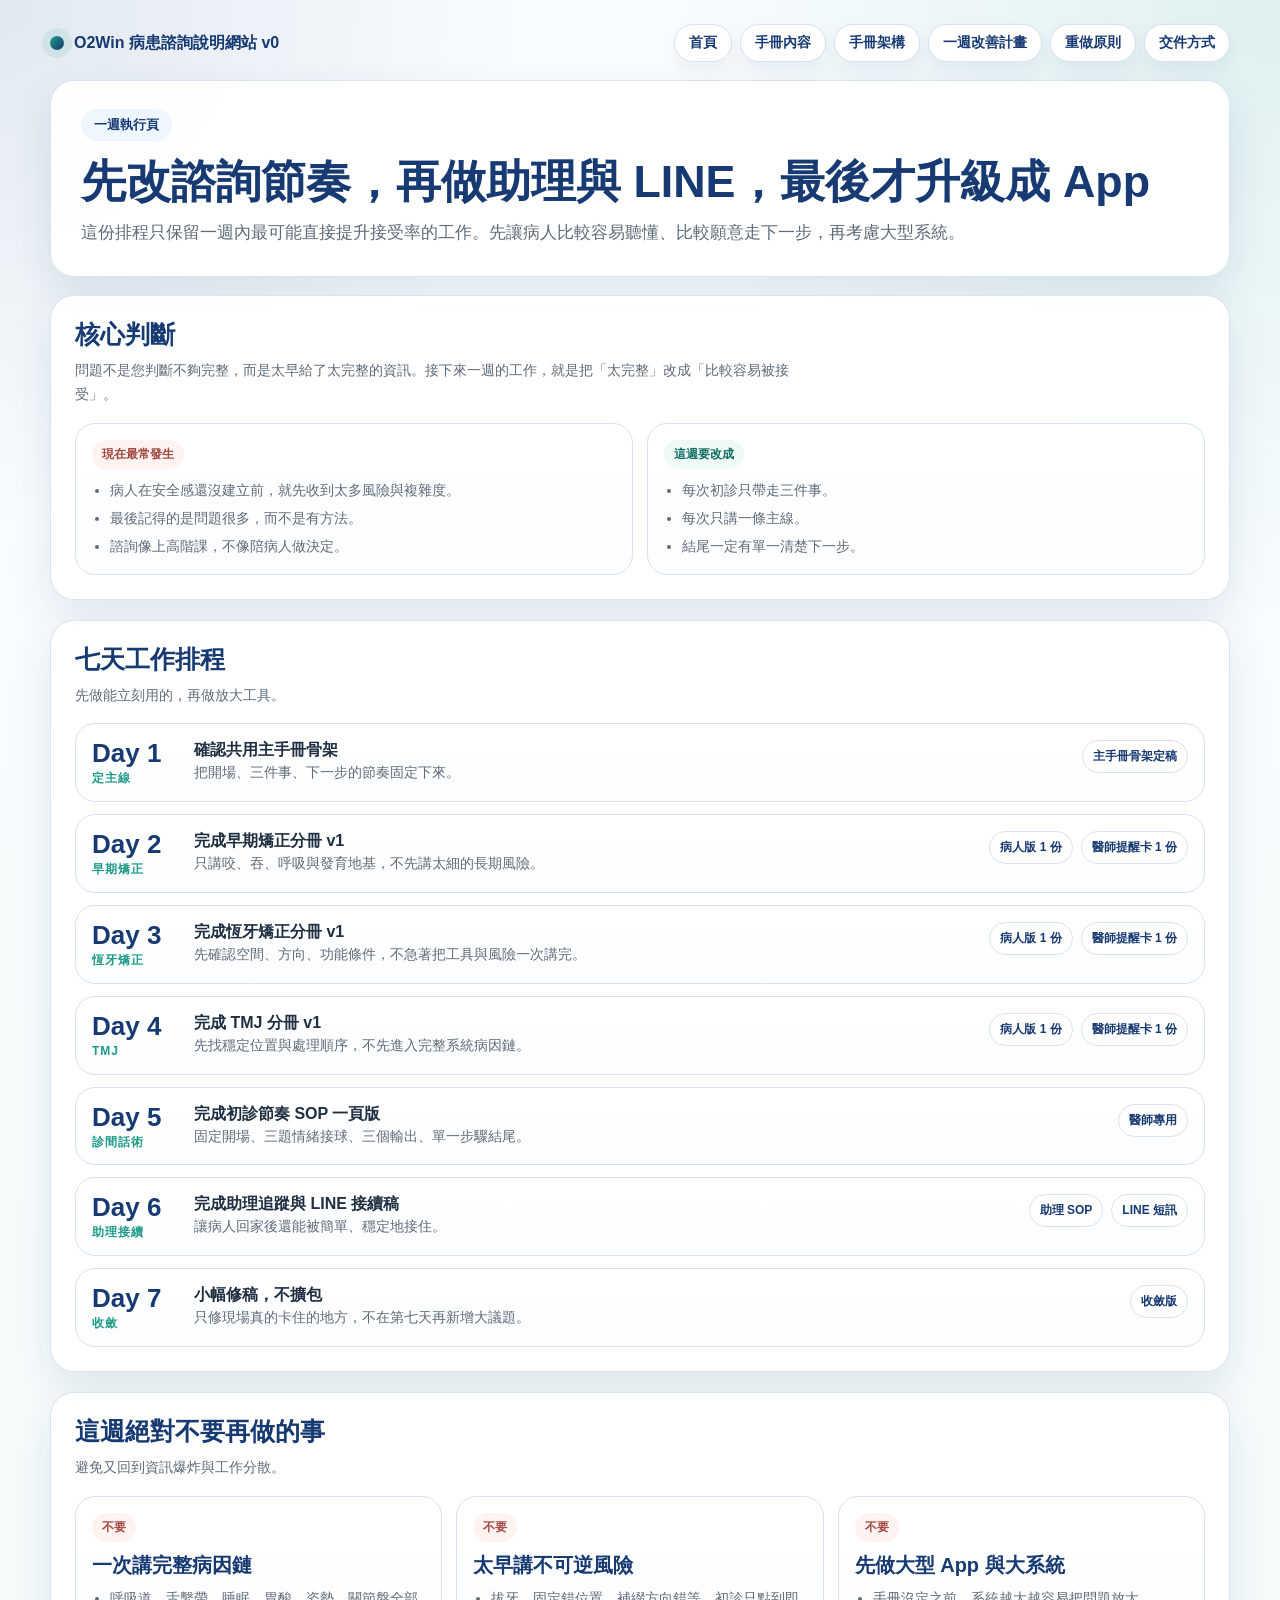
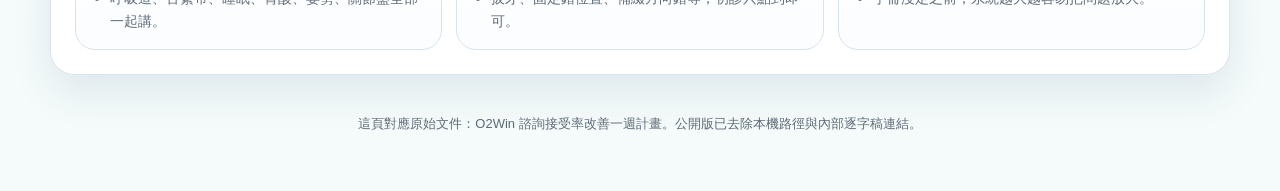
<file: week-plan.html>
<!doctype html>
<html lang="zh-Hant">
<head>
  <meta charset="utf-8">
  <meta name="viewport" content="width=device-width, initial-scale=1">
  <title>O2Win 一週改善計畫｜病患諮詢說明網站</title>
  <link rel="stylesheet" href="site.css">
</head>
<body>
  <div class="shell">
    <div class="topbar">
      <div class="brand"><span class="brand-dot"></span>O2Win 病患諮詢說明網站 v0</div>
      <div class="topnav">
        <a href="index.html">首頁</a>
        <a href="patient-handbook.html">手冊內容</a>
        <a href="architecture.html">手冊架構</a>
        <a href="week-plan.html">一週改善計畫</a>
        <a href="redesign-guide.html">重做原則</a>
        <a href="handoff-guide.html">交件方式</a>
      </div>
    </div>

    <section class="panel page-head">
      <div class="eyebrow">一週執行頁</div>
      <h1>先改諮詢節奏，再做助理與 LINE，最後才升級成 App</h1>
      <p>這份排程只保留一週內最可能直接提升接受率的工作。先讓病人比較容易聽懂、比較願意走下一步，再考慮大型系統。</p>
    </section>

    <section class="panel section">
      <div class="section-head">
        <div>
          <h2>核心判斷</h2>
          <p class="small">問題不是您判斷不夠完整，而是太早給了太完整的資訊。接下來一週的工作，就是把「太完整」改成「比較容易被接受」。</p>
        </div>
      </div>
      <div class="mini-grid">
        <article class="mini-card">
          <span class="label label-rose">現在最常發生</span>
          <ul>
            <li>病人在安全感還沒建立前，就先收到太多風險與複雜度。</li>
            <li>最後記得的是問題很多，而不是有方法。</li>
            <li>諮詢像上高階課，不像陪病人做決定。</li>
          </ul>
        </article>
        <article class="mini-card">
          <span class="label label-green">這週要改成</span>
          <ul>
            <li>每次初診只帶走三件事。</li>
            <li>每次只講一條主線。</li>
            <li>結尾一定有單一清楚下一步。</li>
          </ul>
        </article>
      </div>
    </section>

    <section class="panel section">
      <div class="section-head">
        <div>
          <h2>七天工作排程</h2>
          <p class="small">先做能立刻用的，再做放大工具。</p>
        </div>
      </div>
      <div class="timeline">
        <div class="timeline-row">
          <div class="day">Day 1<span>定主線</span></div>
          <div>
            <strong>確認共用主手冊骨架</strong>
            <p class="small">把開場、三件事、下一步的節奏固定下來。</p>
          </div>
          <div class="kpi">
            <span class="chip">主手冊骨架定稿</span>
          </div>
        </div>
        <div class="timeline-row">
          <div class="day">Day 2<span>早期矯正</span></div>
          <div>
            <strong>完成早期矯正分冊 v1</strong>
            <p class="small">只講咬、吞、呼吸與發育地基，不先講太細的長期風險。</p>
          </div>
          <div class="kpi">
            <span class="chip">病人版 1 份</span>
            <span class="chip">醫師提醒卡 1 份</span>
          </div>
        </div>
        <div class="timeline-row">
          <div class="day">Day 3<span>恆牙矯正</span></div>
          <div>
            <strong>完成恆牙矯正分冊 v1</strong>
            <p class="small">先確認空間、方向、功能條件，不急著把工具與風險一次講完。</p>
          </div>
          <div class="kpi">
            <span class="chip">病人版 1 份</span>
            <span class="chip">醫師提醒卡 1 份</span>
          </div>
        </div>
        <div class="timeline-row">
          <div class="day">Day 4<span>TMJ</span></div>
          <div>
            <strong>完成 TMJ 分冊 v1</strong>
            <p class="small">先找穩定位置與處理順序，不先進入完整系統病因鏈。</p>
          </div>
          <div class="kpi">
            <span class="chip">病人版 1 份</span>
            <span class="chip">醫師提醒卡 1 份</span>
          </div>
        </div>
        <div class="timeline-row">
          <div class="day">Day 5<span>診間話術</span></div>
          <div>
            <strong>完成初診節奏 SOP 一頁版</strong>
            <p class="small">固定開場、三題情緒接球、三個輸出、單一步驟結尾。</p>
          </div>
          <div class="kpi">
            <span class="chip">醫師專用</span>
          </div>
        </div>
        <div class="timeline-row">
          <div class="day">Day 6<span>助理接續</span></div>
          <div>
            <strong>完成助理追蹤與 LINE 接續稿</strong>
            <p class="small">讓病人回家後還能被簡單、穩定地接住。</p>
          </div>
          <div class="kpi">
            <span class="chip">助理 SOP</span>
            <span class="chip">LINE 短訊</span>
          </div>
        </div>
        <div class="timeline-row">
          <div class="day">Day 7<span>收斂</span></div>
          <div>
            <strong>小幅修稿，不擴包</strong>
            <p class="small">只修現場真的卡住的地方，不在第七天再新增大議題。</p>
          </div>
          <div class="kpi">
            <span class="chip">收斂版</span>
          </div>
        </div>
      </div>
    </section>

    <section class="panel section">
      <div class="section-head">
        <div>
          <h2>這週絕對不要再做的事</h2>
          <p class="small">避免又回到資訊爆炸與工作分散。</p>
        </div>
      </div>
      <div class="card-grid">
        <article class="card">
          <span class="label label-rose">不要</span>
          <h3>一次講完整病因鏈</h3>
          <ul>
            <li>呼吸道、舌繫帶、睡眠、胃酸、姿勢、關節盤全部一起講。</li>
          </ul>
        </article>
        <article class="card">
          <span class="label label-rose">不要</span>
          <h3>太早講不可逆風險</h3>
          <ul>
            <li>拔牙、固定錯位置、補綴方向錯等，初診只點到即可。</li>
          </ul>
        </article>
        <article class="card">
          <span class="label label-rose">不要</span>
          <h3>先做大型 App 與大系統</h3>
          <ul>
            <li>手冊沒定之前，系統越大越容易把問題放大。</li>
          </ul>
        </article>
      </div>
    </section>

    <div class="footer">
      這頁對應原始文件：O2Win 諮詢接受率改善一週計畫。公開版已去除本機路徑與內部逐字稿連結。
    </div>
  </div>
</body>
</html>
</file>
<file: site.css>
:root{
  --navy:#173a72;
  --teal:#1f9a88;
  --sky:#eef6ff;
  --mint:#effaf6;
  --sand:#fbf5ea;
  --rose:#fff3f1;
  --ink:#1f2f41;
  --muted:#5e6b78;
  --line:#d8e3ef;
  --card:#ffffffee;
  --shadow:0 18px 40px rgba(23,58,114,.10);
  --radius:24px;
}
*{box-sizing:border-box}
html{scroll-behavior:smooth}
body{
  margin:0;
  font-family:"PingFang TC","Noto Sans TC","Microsoft JhengHei",sans-serif;
  color:var(--ink);
  background:
    radial-gradient(circle at top left, rgba(23,58,114,.10), transparent 24%),
    radial-gradient(circle at top right, rgba(31,154,136,.12), transparent 28%),
    linear-gradient(180deg,#f9fcff 0%,#f5fbfa 100%);
}
a{color:inherit}
.shell{
  width:min(1180px, calc(100% - 28px));
  margin:0 auto;
  padding:24px 0 56px;
}
.topbar{
  display:flex;
  flex-wrap:wrap;
  gap:10px;
  align-items:center;
  justify-content:space-between;
  margin-bottom:18px;
}
.brand{
  display:flex;
  gap:10px;
  align-items:center;
  font-weight:800;
  color:var(--navy);
}
.brand-dot{
  width:14px;
  height:14px;
  border-radius:50%;
  background:linear-gradient(135deg,var(--teal),var(--navy));
  box-shadow:0 0 0 8px rgba(31,154,136,.10);
}
.topnav{
  display:flex;
  flex-wrap:wrap;
  gap:8px;
}
.topnav a{
  text-decoration:none;
  padding:9px 14px;
  border-radius:999px;
  border:1px solid var(--line);
  background:#fff;
  box-shadow:0 8px 18px rgba(23,58,114,.06);
  color:var(--navy);
  font-size:14px;
  font-weight:700;
}
.hero{
  display:grid;
  grid-template-columns:1.25fr .95fr;
  gap:20px;
  margin-bottom:20px;
}
.panel{
  background:var(--card);
  border:1px solid rgba(216,227,239,.95);
  border-radius:var(--radius);
  box-shadow:var(--shadow);
}
.hero-main{
  padding:28px 30px;
  min-height:280px;
  position:relative;
  overflow:hidden;
}
.hero-main::after{
  content:"";
  position:absolute;
  right:-50px;
  top:-60px;
  width:240px;
  height:240px;
  border-radius:50%;
  background:linear-gradient(135deg,rgba(31,154,136,.14),rgba(23,58,114,.05));
}
.eyebrow{
  display:inline-flex;
  gap:8px;
  align-items:center;
  padding:7px 13px;
  border-radius:999px;
  background:var(--sky);
  color:var(--navy);
  font-size:13px;
  font-weight:800;
  margin-bottom:16px;
}
h1{
  margin:0 0 14px;
  color:var(--navy);
  font-size:clamp(32px,4vw,54px);
  line-height:1.08;
  letter-spacing:0;
  position:relative;
  z-index:1;
}
.hero-main p{
  margin:0;
  color:var(--muted);
  font-size:18px;
  line-height:1.72;
  max-width:40em;
  position:relative;
  z-index:1;
}
.hero-side{
  padding:22px;
  display:grid;
  gap:14px;
}
.hero-side h2,
.section h2{
  margin:0 0 10px;
  font-size:25px;
  line-height:1.15;
  color:var(--navy);
}
.small{
  margin:0;
  color:var(--muted);
  font-size:14px;
  line-height:1.7;
}
.status-grid,
.card-grid,
.mini-grid{
  display:grid;
  gap:14px;
}
.status-grid{grid-template-columns:repeat(2,minmax(0,1fr))}
.card-grid{grid-template-columns:repeat(3,minmax(0,1fr))}
.mini-grid{grid-template-columns:repeat(2,minmax(0,1fr))}
.status-card,
.card,
.mini-card,
.timeline-row,
.review-box{
  border:1px solid var(--line);
  border-radius:20px;
  background:linear-gradient(180deg,#fff,#fbfdff);
}
.status-card,
.card,
.mini-card,
.timeline-row,
.review-box{
  padding:16px;
}
.label{
  display:inline-block;
  margin-bottom:10px;
  padding:6px 10px;
  border-radius:999px;
  font-size:12px;
  font-weight:800;
}
.label-blue{background:var(--sky);color:var(--navy)}
.label-green{background:var(--mint);color:#116d60}
.label-gold{background:var(--sand);color:#8c5a14}
.label-rose{background:var(--rose);color:#a24740}
.status-card strong,
.card h3,
.mini-card h3{
  display:block;
  color:var(--navy);
}
.status-card strong{font-size:18px;margin-bottom:6px}
.card h3,
.mini-card h3{
  margin:0 0 8px;
  font-size:20px;
}
.section{
  padding:24px;
  margin-bottom:20px;
}
.section-head{
  display:flex;
  justify-content:space-between;
  gap:16px;
  align-items:end;
  margin-bottom:16px;
}
.section-head p{max-width:52em}
ul{
  margin:0;
  padding-left:18px;
  color:var(--muted);
  font-size:14px;
  line-height:1.65;
}
li+li{margin-top:5px}
.cta{
  display:flex;
  flex-wrap:wrap;
  gap:10px;
  margin-top:16px;
}
.btn{
  text-decoration:none;
  padding:12px 16px;
  border-radius:14px;
  font-weight:800;
  font-size:14px;
  border:1px solid var(--line);
}
.btn-primary{
  background:linear-gradient(135deg,var(--navy),#29519a);
  color:#fff;
  border:none;
}
.btn-soft{
  background:#fff;
  color:var(--navy);
}
.timeline{
  display:grid;
  gap:12px;
}
.timeline-row{
  display:grid;
  grid-template-columns:88px 1fr 220px;
  gap:14px;
  align-items:start;
}
.day{
  color:var(--navy);
  font-size:26px;
  font-weight:900;
  line-height:1;
}
.day span{
  display:block;
  margin-top:6px;
  font-size:12px;
  font-weight:800;
  color:var(--teal);
  letter-spacing:.08em;
}
.kpi{
  display:flex;
  flex-wrap:wrap;
  gap:8px;
  justify-content:flex-end;
}
.chip{
  display:inline-flex;
  align-items:center;
  padding:7px 10px;
  border-radius:999px;
  background:#fff;
  border:1px solid var(--line);
  color:var(--navy);
  font-size:12px;
  font-weight:800;
}
.page-head{
  padding:28px 30px;
  margin-bottom:18px;
}
.page-head h1{font-size:clamp(28px,3.5vw,48px);max-width:none}
.page-head p{margin:0;color:var(--muted);font-size:17px;line-height:1.7}
.two-col{
  display:grid;
  grid-template-columns:1.05fr .95fr;
  gap:20px;
  margin-bottom:20px;
}
.text-block{
  padding:22px 24px;
}
.text-block h2{margin:0 0 12px;font-size:25px;color:var(--navy)}
.note{
  margin-top:12px;
  padding:12px 14px;
  border-radius:16px;
  background:var(--sky);
  color:var(--navy);
  font-size:14px;
  line-height:1.7;
  font-weight:700;
}
.footer{
  padding:18px 0 0;
  color:var(--muted);
  font-size:13px;
  line-height:1.7;
  text-align:center;
}
.doc-meta{
  display:flex;
  flex-wrap:wrap;
  gap:8px;
  margin:10px 0 0;
}
.code-tag{
  display:inline-flex;
  align-items:center;
  padding:6px 10px;
  border-radius:999px;
  background:var(--navy);
  color:#fff;
  font-size:12px;
  font-weight:800;
  letter-spacing:.03em;
}
.seg{
  display:inline-flex;
  align-items:center;
  justify-content:center;
  min-width:72px;
  padding:5px 8px;
  border-radius:10px;
  background:var(--sky);
  color:var(--navy);
  font-size:12px;
  font-weight:800;
  margin-bottom:8px;
}
.seg-block{
  margin-bottom:16px;
  padding:14px 16px;
  border:1px solid var(--line);
  border-radius:16px;
  background:linear-gradient(180deg,#fff,#fbfdff);
}
.seg-block p{
  margin:0;
  color:var(--muted);
  font-size:15px;
  line-height:1.75;
}
.seg-block ul{
  margin-top:6px;
}
.quick-grid{
  display:grid;
  grid-template-columns:repeat(2,minmax(0,1fr));
  gap:14px;
}
.notice{
  margin:14px 0 0;
  padding:14px 16px;
  border-radius:16px;
  border:1px solid var(--line);
  font-size:14px;
  line-height:1.7;
}
.notice-review{
  background:#fff3f1;
  color:#8c3b35;
  border-color:#f0c7c2;
}
.notice-info{
  background:#eef6ff;
  color:#1a467f;
  border-color:#cfe0f5;
}
.review-section-title{
  margin:0 0 12px;
  font-size:22px;
  color:var(--navy);
}
@media (max-width: 980px){
  .quick-grid{grid-template-columns:1fr}
}
@media (max-width: 980px){
  .hero,.two-col,.grid,.card-grid,.status-grid,.mini-grid{grid-template-columns:1fr}
  .timeline-row{grid-template-columns:1fr}
  .kpi{justify-content:flex-start}
}
@media (max-width: 640px){
  .shell{width:min(100% - 16px,1180px);padding-top:16px}
  .hero-main,.hero-side,.section,.page-head,.text-block{padding:18px}
  .topbar,.section-head{display:block}
  .topnav{margin-top:12px}
  h1{font-size:34px}
  .hero-main p,.page-head p{font-size:16px}
  .day{font-size:22px}
}
</file>
